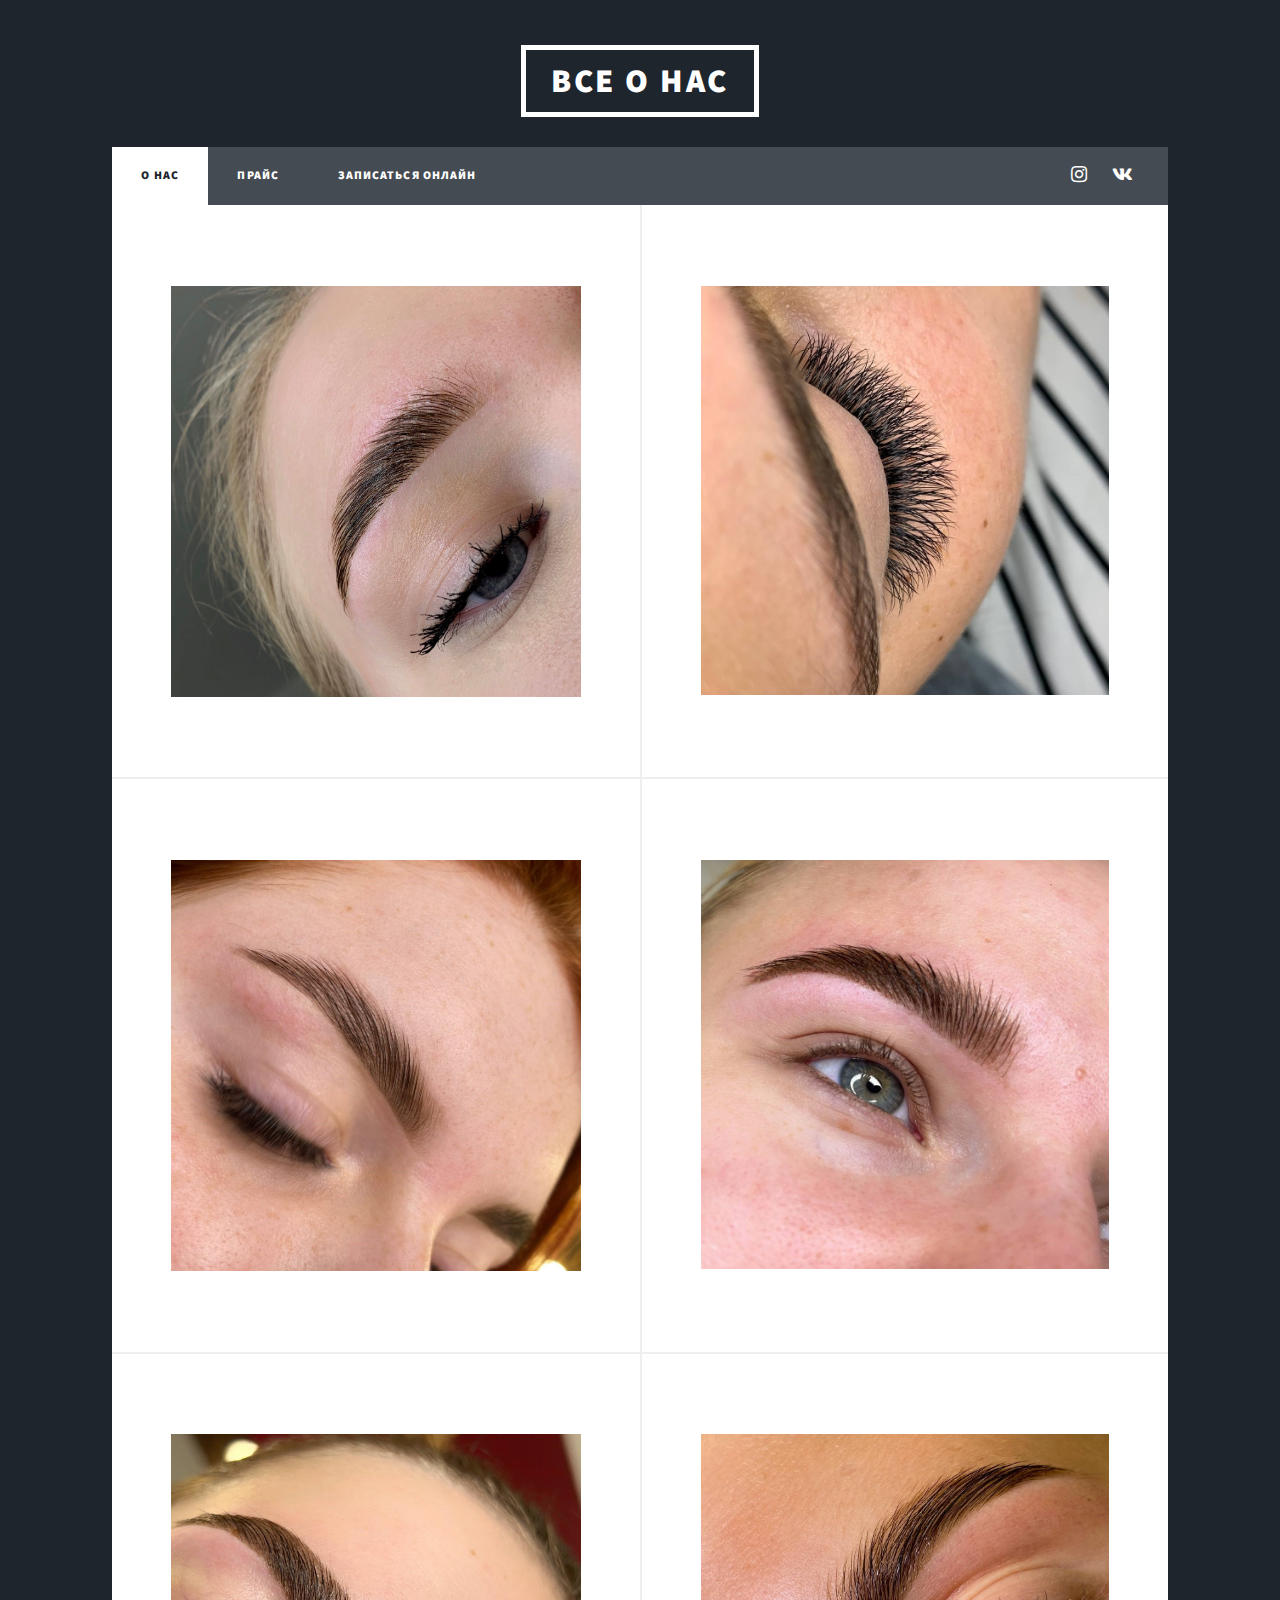
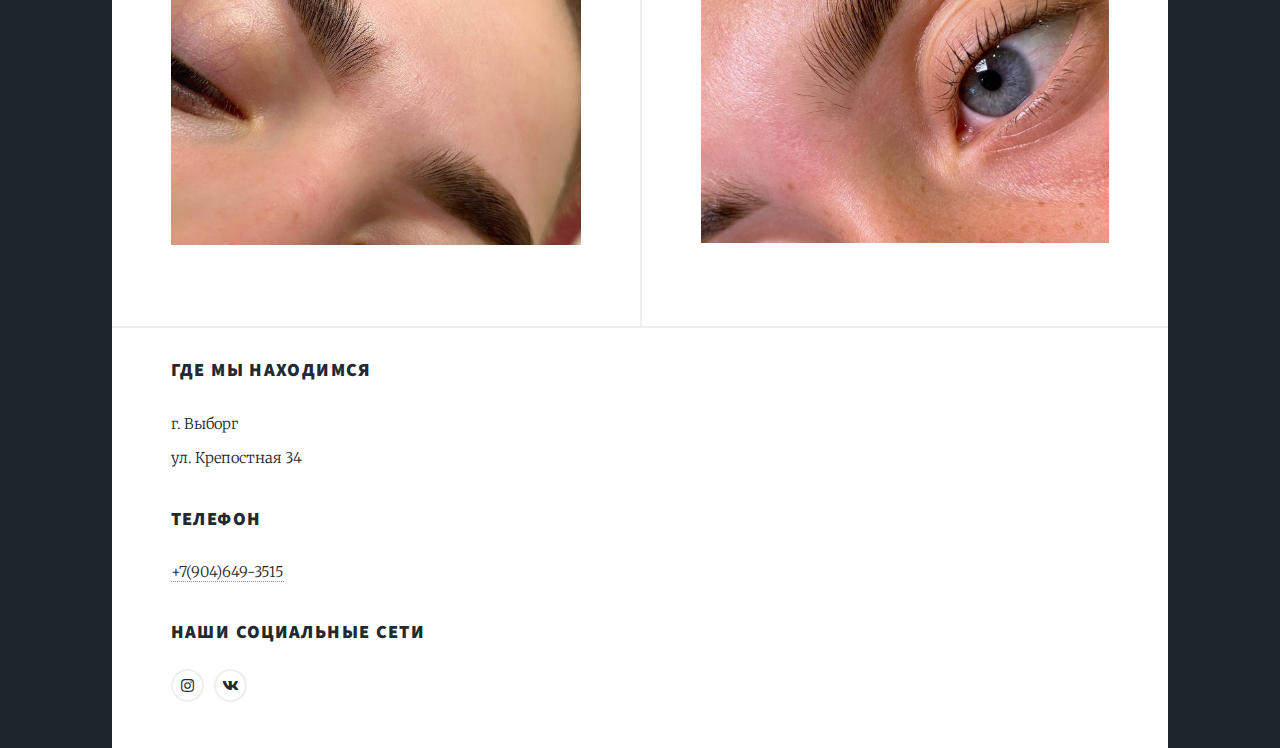
<file: site/borwi.html>
<!DOCTYPE HTML>
<html>
	<head>
		<title>ArtLab</title>
		<meta charset="utf-8" />
		<meta name="viewport" content="width=device-width, initial-scale=1, user-scalable=no" />
		<link rel="stylesheet" href="assets/css/main.css" />
		<noscript><link rel="stylesheet" href="assets/css/noscript.css" /></noscript>
	</head>
	<body class="is-preload">

		<!-- Wrapper -->

				<!-- Header -->
					<header id="header">
						<a href="index.html" class="logo">Все о нас</a>
					</header>
				<!-- Nav -->
					<nav id="nav">
						<ul class="links">
							<li class="active"><a href="index.html">О нас</a></li>
							<li><a href="price.html">Прайс</a></li>
							<li><a href="https://dikidi.net/527721?p=0.pi">Записаться онлайн</a></li>
						</ul>
						<ul class="icons">
							<li><a href="https://instagram.com/artlab_vbg?igshid=YmMyMTA2M2Y=" class="icon brands alt fa-instagram"><span class="label">Instagram</span></a></li>
							<li><a href="https://vk.com/artlab_vbg" class="icon brands alt fa-vk"><span class="label">vk</span></a></li>
						</ul>
					</nav>

				<!-- Main -->
					<div id="main">

						<!-- Posts -->
							<section class="posts">
								<article>
									<header>
									</header>
									<a href="#" class="image fit"><img src="images2/brow (1).jpg" alt="" /></a>
									<ul class="actions special">
									</ul>
								</article>
								<article>
									<header>
										</a></h2>
									</header>
									<a href="#" class="image fit"><img src="images2/brow (2).jpg" alt="" /></a>
									<ul class="actions special">
									</ul>
								</article>
								<article>
									<header>
										</a></h2>
									</header>
									<a href="#" class="image fit"><img src="images2/brow (3).jpg" alt="" /></a>
									<ul class="actions special">
									</ul>
								</article>
								<article>
									<header>
										</a></h2>
									</header>
									<a href="#" class="image fit"><img src="images2/brow (4).jpg" alt="" /></a>
									<ul class="actions special">
									</ul>
								</article>
								<article>
									<header>
										</a></h2>
									</header>
									<a href="#" class="image fit"><img src="images2/brow (5).jpg" alt="" /></a>
									<ul class="actions special">
									</ul>
								</article>
								<article>
									<header>
										</a></h2>
									</header>
									<a href="#" class="image fit"><img src="images2/brow (6).jpg" alt="" /></a>
									<ul class="actions special">
									</ul>
								</article>
							</section>


						<section class="split contact">
							<section class="alt">
								<h3>Где мы находимся</h3>
								<p>г. Выборг<br />
								ул. Крепостная 34</p>
							</section>
							<section>
								<h3>Телефон</h3>
								<p><a href="#">+7(904)649-3515</a></p>
							</section>
							<section>
								<h3>Наши социальные сети</h3>
								<ul class="icons alt">
									<li><a href="https://instagram.com/artlab_vbg?igshid=YmMyMTA2M2Y=" class="icon brands alt fa-instagram"><span class="label">Instagram</span></a></li>
									<li><a href="https://vk.com/artlab_vbg" class="icon brands alt fa-vk"><span class="label">vk</span></a></li>
								</ul>
							</section>
						</section>
					</footer>



			</div>

		<!-- Scripts -->
			<script src="assets/js/jquery.min.js"></script>
			<script src="assets/js/jquery.scrollex.min.js"></script>
			<script src="assets/js/jquery.scrolly.min.js"></script>
			<script src="assets/js/browser.min.js"></script>
			<script src="assets/js/breakpoints.min.js"></script>
			<script src="assets/js/util.js"></script>
			<script src="assets/js/main.js"></script>

	</body>
</html>
</file>
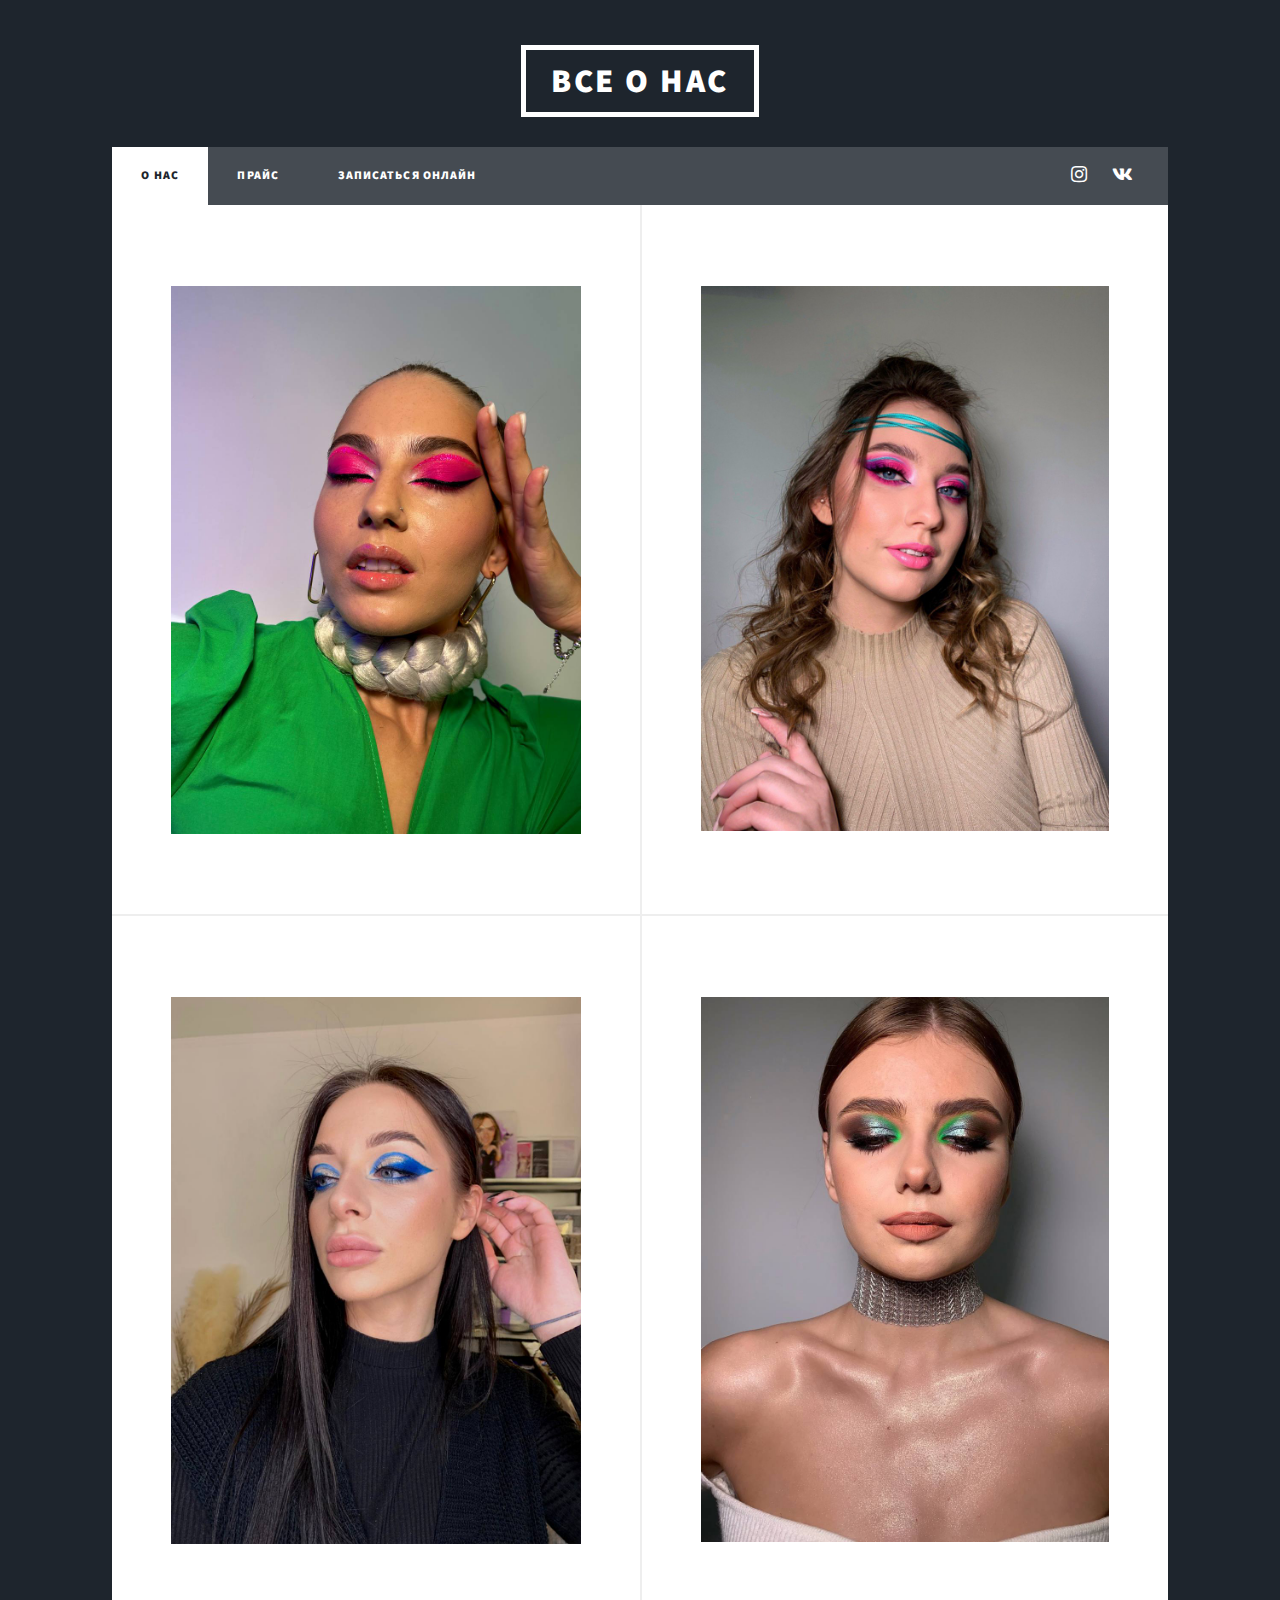
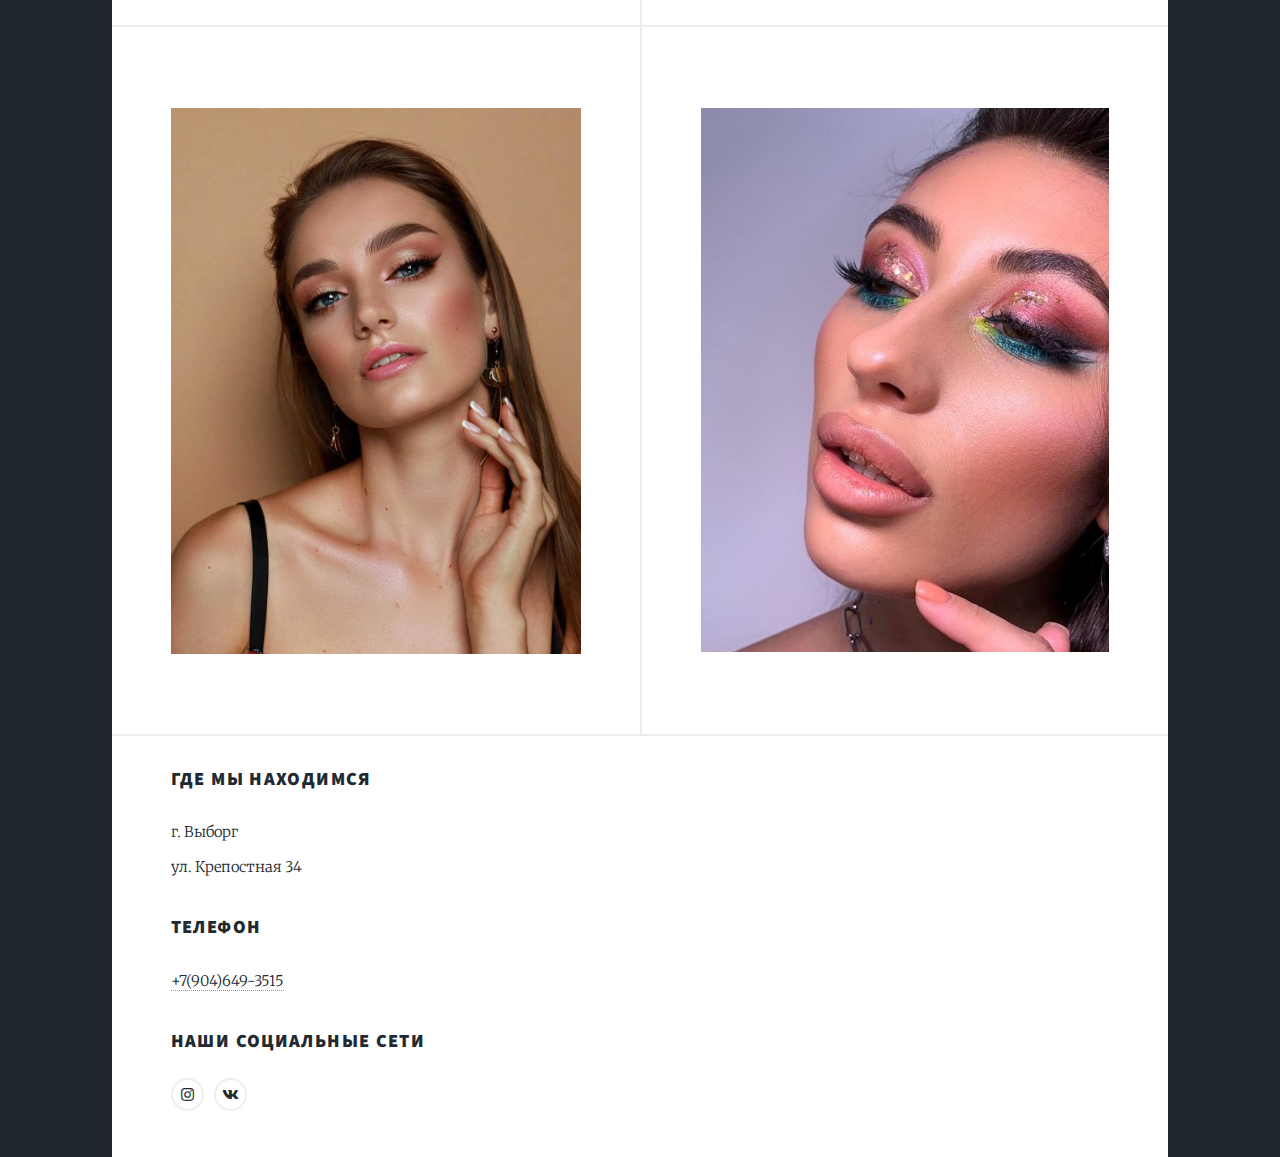
<file: site/makeyaj.html>
<!DOCTYPE HTML>
<html>
	<head>
		<title>ArtLab</title>
		<meta charset="utf-8" />
		<meta name="viewport" content="width=device-width, initial-scale=1, user-scalable=no" />
		<link rel="stylesheet" href="assets/css/main.css" />
		<noscript><link rel="stylesheet" href="assets/css/noscript.css" /></noscript>
	</head>
	<body class="is-preload">

		<!-- Wrapper -->

				<!-- Header -->
					<header id="header">
						<a href="index.html" class="logo">Все о нас</a>
					</header>
				<!-- Nav -->
					<nav id="nav">
						<ul class="links">
							<li class="active"><a href="index.html">О нас</a></li>
							<li><a href="price.html">Прайс</a></li>
							<li><a href="https://dikidi.net/527721?p=0.pi">Записаться онлайн</a></li>
						</ul>
						<ul class="icons">
							<li><a href="https://instagram.com/artlab_vbg?igshid=YmMyMTA2M2Y=" class="icon brands alt fa-instagram"><span class="label">Instagram</span></a></li>
							<li><a href="https://vk.com/artlab_vbg" class="icon brands alt fa-vk"><span class="label">vk</span></a></li>
						</ul>
					</nav>

				<!-- Main -->
					<div id="main">
				

						<!-- Posts -->
							<section class="posts">
								<article>
									<header>
									</header>
									<a href="#" class="image fit"><img src="images2/make (1).jpg" alt="" /></a>
									<ul class="actions special">
									</ul>
								</article>
								<article>
									<header>
										</a></h2>
									</header>
									<a href="#" class="image fit"><img src="images2/make (2).jpg" alt="" /></a>
									<ul class="actions special">
									</ul>
								</article>
								<article>
									<header>
									</header>
									<a href="#" class="image fit"><img src="images2/make (3).jpg" alt="" /></a>
									<ul class="actions special">
									</ul>
								</article>
								<article>
									<header>
									</header>
									<a href="#" class="image fit"><img src="images2/make (4).jpg" alt="" /></a>
									<ul class="actions special">
									</ul>
								</article>
								<article>
									<header>
									</header>
									<a href="#" class="image fit"><img src="images2/make (5).jpg" alt="" /></a>
									<ul class="actions special">
									</ul>
								</article>
								<article>
									<header>
									</header>
									<a href="#" class="image fit"><img src="images2/make (6).jpg" alt="" /></a>
									<ul class="actions special">
									</ul>
								</article>
							</section>


						<section class="split contact">
							<section class="alt">
								<h3>Где мы находимся</h3>
								<p>г. Выборг<br />
								ул. Крепостная 34</p>
							</section>
							<section>
								<h3>Телефон</h3>
								<p><a href="#">+7(904)649-3515</a></p>
							</section>
							<section>
								<h3>Наши социальные сети</h3>
								<ul class="icons alt">
									<!-- <li><a href="#" class="icon brands alt fa-twitter"><span class="label">Twitter</span></a></li>
									<li><a href="#" class="icon brands alt fa-facebook-f"><span class="label">Facebook</span></a></li> -->
									<li><a href="https://instagram.com/artlab_vbg?igshid=YmMyMTA2M2Y=" class="icon brands alt fa-instagram"><span class="label">Instagram</span></a></li>
									<li><a href="https://vk.com/artlab_vbg" class="icon brands alt fa-vk"><span class="label">vk</span></a></li>
								</ul>
							</section>
						</section>
					</footer>


			</div>

		<!-- Scripts -->
			<script src="assets/js/jquery.min.js"></script>
			<script src="assets/js/jquery.scrollex.min.js"></script>
			<script src="assets/js/jquery.scrolly.min.js"></script>
			<script src="assets/js/browser.min.js"></script>
			<script src="assets/js/breakpoints.min.js"></script>
			<script src="assets/js/util.js"></script>
			<script src="assets/js/main.js"></script>

	</body>
</html>
</file>
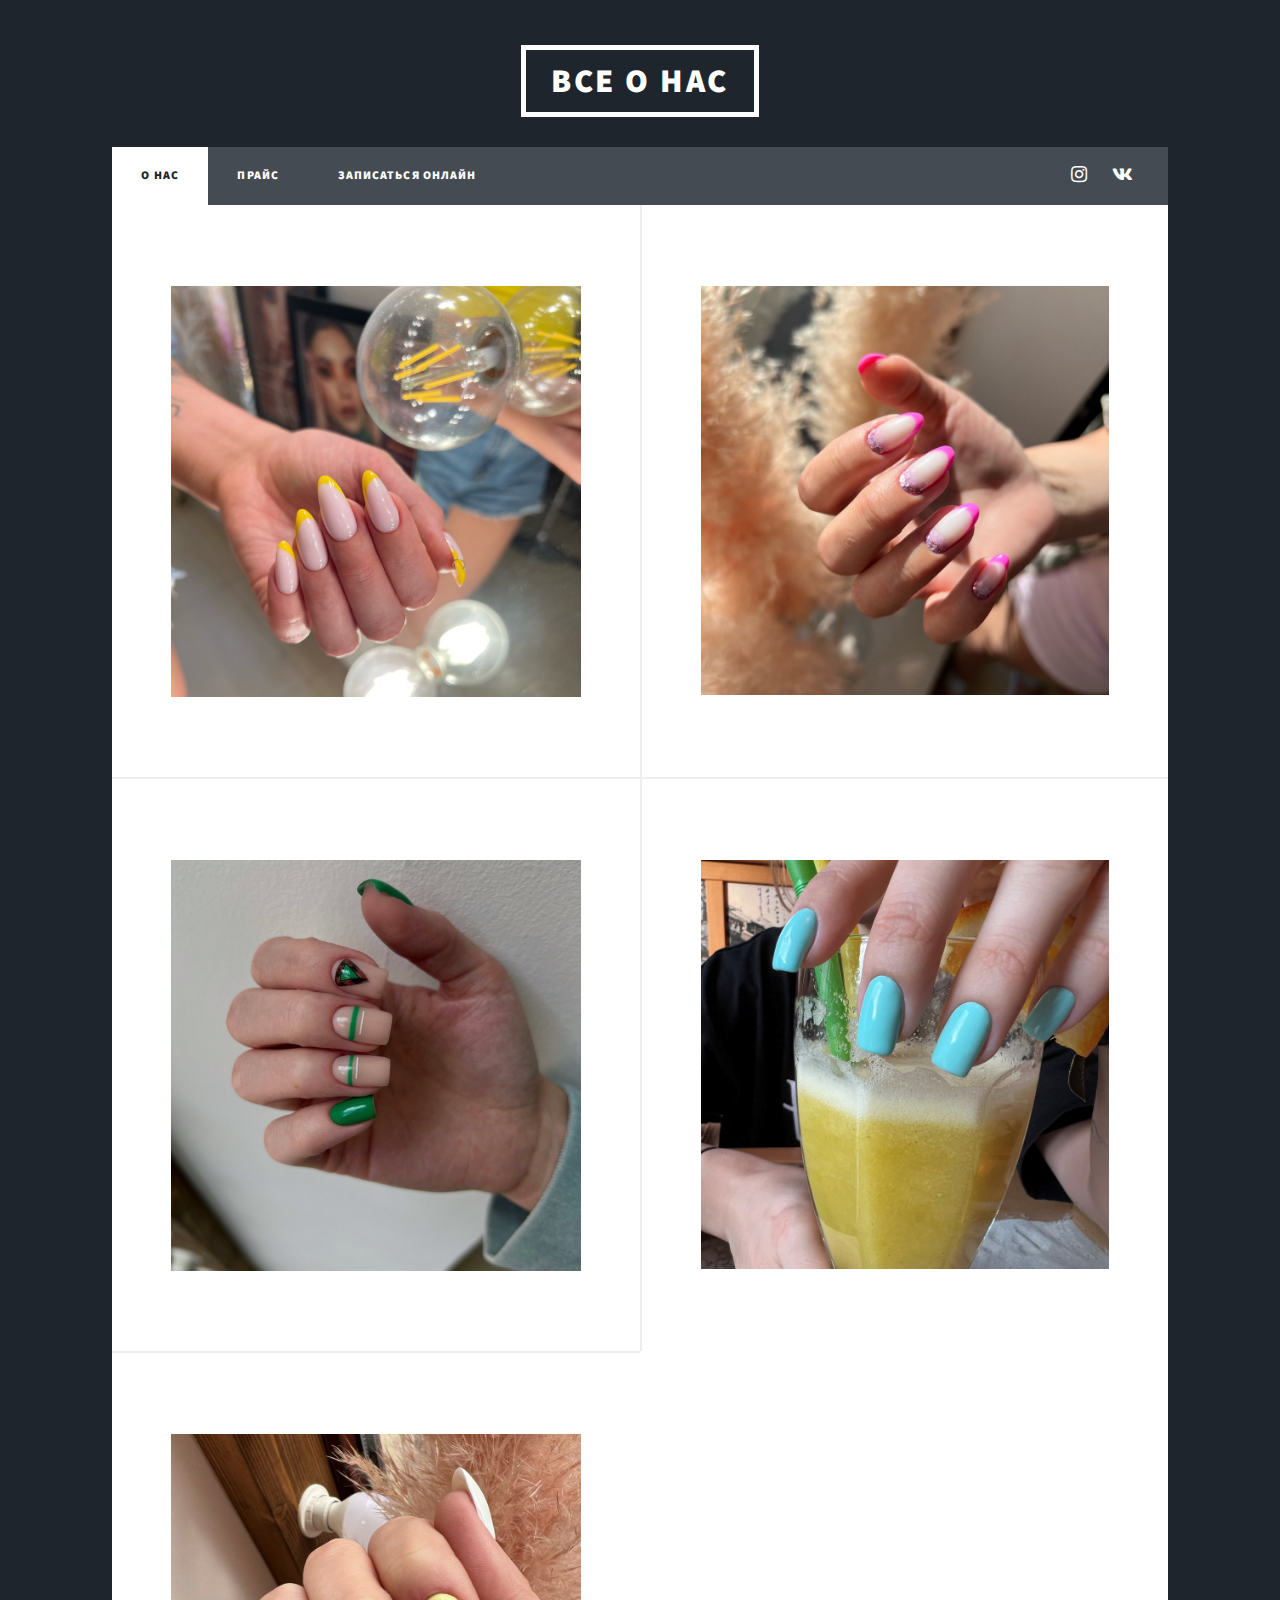
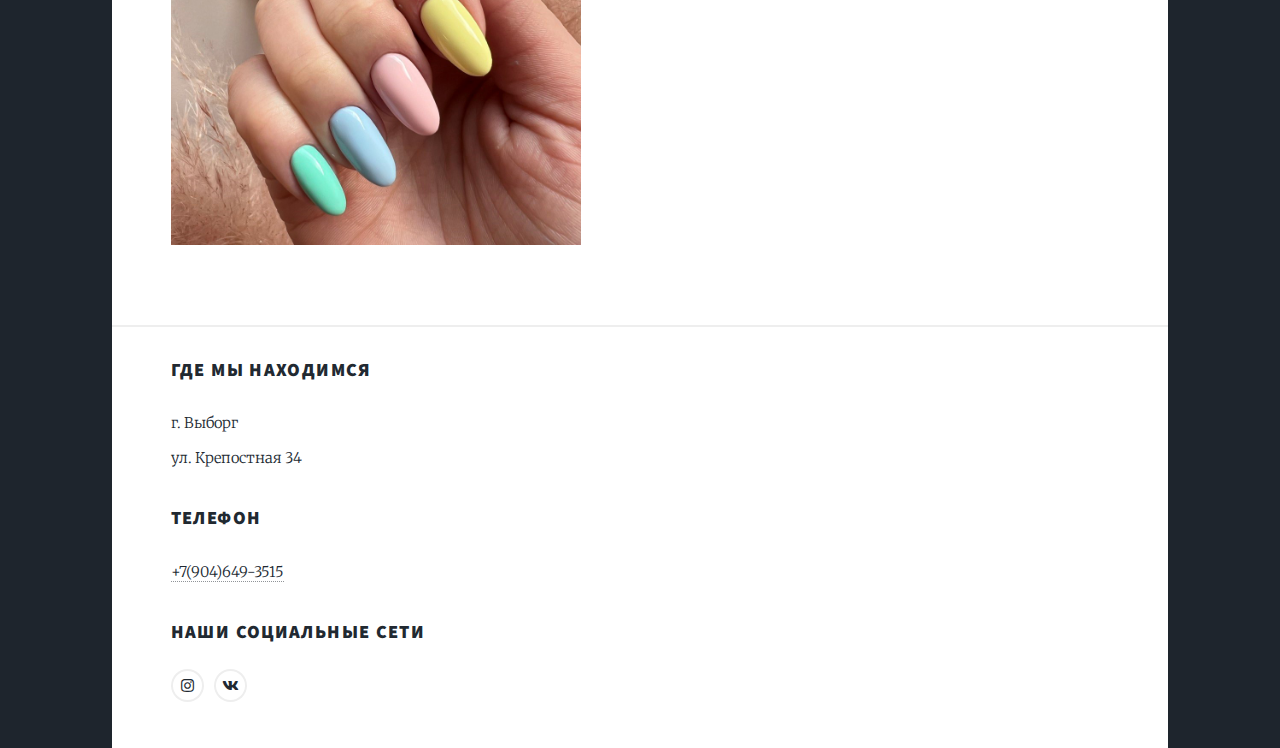
<file: site/nogti.html>
<!DOCTYPE HTML>
<html>
	<head>
		<title>ArtLab</title>
		<meta charset="utf-8" />
		<meta name="viewport" content="width=device-width, initial-scale=1, user-scalable=no" />
		<link rel="stylesheet" href="assets/css/main.css" />
		<noscript><link rel="stylesheet" href="assets/css/noscript.css" /></noscript>
	</head>
	<body class="is-preload">

		<!-- Wrapper -->

				<!-- Header -->
					<header id="header">
						<a href="index.html" class="logo">Все о нас</a>
					</header>
				<!-- Nav -->
					<nav id="nav">
						<ul class="links">
							<li class="active"><a href="index.html">О нас</a></li>
							<li><a href="price.html">Прайс</a></li>
							<li><a href="https://dikidi.net/527721?p=0.pi">Записаться онлайн</a></li>
						</ul>
						<ul class="icons">
							<li><a href="https://instagram.com/artlab_vbg?igshid=YmMyMTA2M2Y=" class="icon brands alt fa-instagram"><span class="label">Instagram</span></a></li>
							<li><a href="https://vk.com/artlab_vbg" class="icon brands alt fa-vk"><span class="label">vk</span></a></li>
						</ul>
					</nav>

				<!-- Main -->
					<div id="main">


						<!-- Posts -->
							<section class="posts">
								<article>
									<header>
									</header>
									<a href="#" class="image fit"><img src="images2/nogti (2).jpg" alt="" /></a>
									<ul class="actions special">
									</ul>
								</article>
								<article>
									<header>
										</a></h2>
									</header>
									<a href="#" class="image fit"><img src="images2/nogti (3).jpg" alt="" /></a>
									<ul class="actions special">
									</ul>
								</article>
								<article>
									<header>
										</a></h2>
									</header>
									<a href="#" class="image fit"><img src="images2/nogti (4).jpg" alt="" /></a>
									<ul class="actions special">
									</ul>
								</article>
								<article>
									<header>
										</a></h2>
									</header>
									<a href="#" class="image fit"><img src="images2/nogti (5).jpg" alt="" /></a>
									<ul class="actions special">
									</ul>
								</article>
								<article>
									<header>
										</a></h2>
									</header>
									<a href="#" class="image fit"><img src="images2/nogti (6).jpg" alt="" /></a>
									<ul class="actions special">
									</ul>
								</article>
							</section>


						<section class="split contact">
							<section class="alt">
								<h3>Где мы находимся</h3>
								<p>г. Выборг<br />
								ул. Крепостная 34</p>
							</section>
							<section>
								<h3>Телефон</h3>
								<p><a href="#">+7(904)649-3515</a></p>
							</section>
							<section>
								<h3>Наши социальные сети</h3>
								<ul class="icons alt">
									<li><a href="https://instagram.com/artlab_vbg?igshid=YmMyMTA2M2Y=" class="icon brands alt fa-instagram"><span class="label">Instagram</span></a></li>
									<li><a href="https://vk.com/artlab_vbg" class="icon brands alt fa-vk"><span class="label">vk</span></a></li>
								</ul>
							</section>
						</section>
					</footer>

			</div>

		<!-- Scripts -->
			<script src="assets/js/jquery.min.js"></script>
			<script src="assets/js/jquery.scrollex.min.js"></script>
			<script src="assets/js/jquery.scrolly.min.js"></script>
			<script src="assets/js/browser.min.js"></script>
			<script src="assets/js/breakpoints.min.js"></script>
			<script src="assets/js/util.js"></script>
			<script src="assets/js/main.js"></script>

	</body>
</html>
</file>
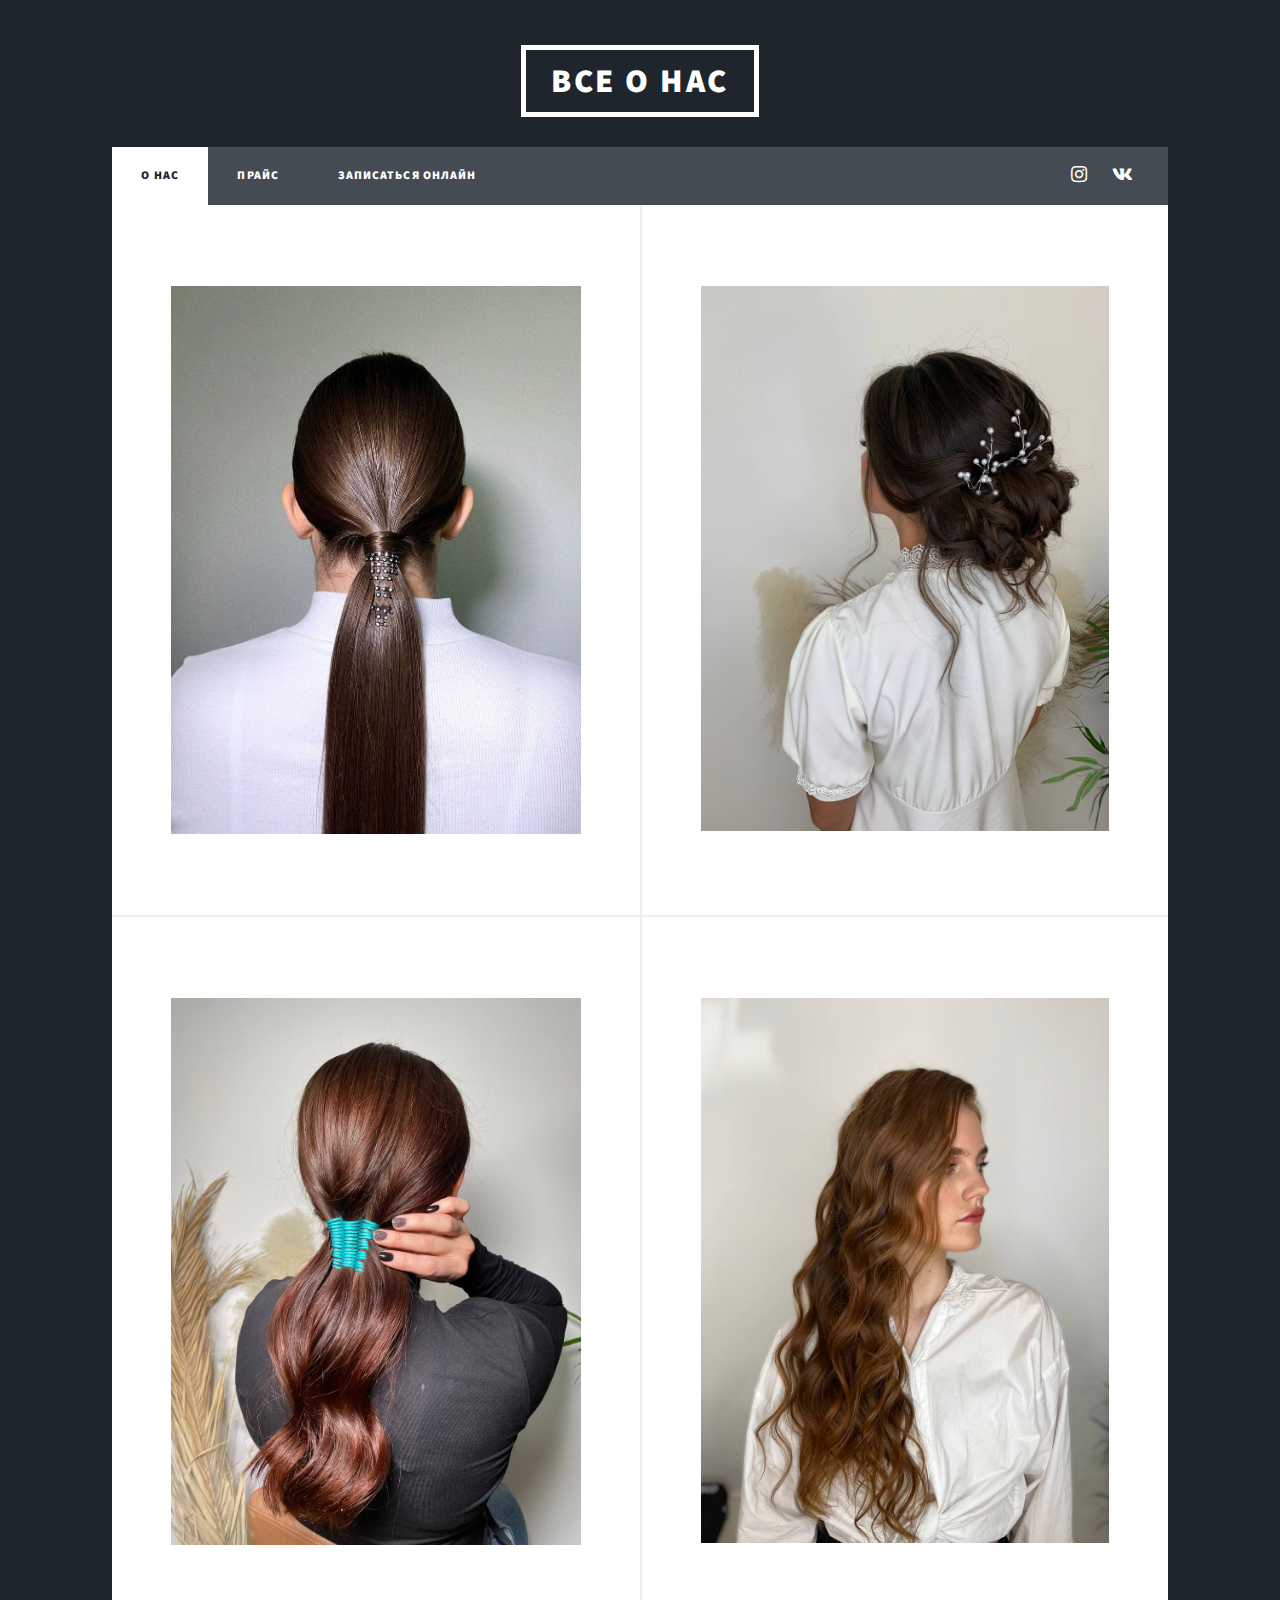
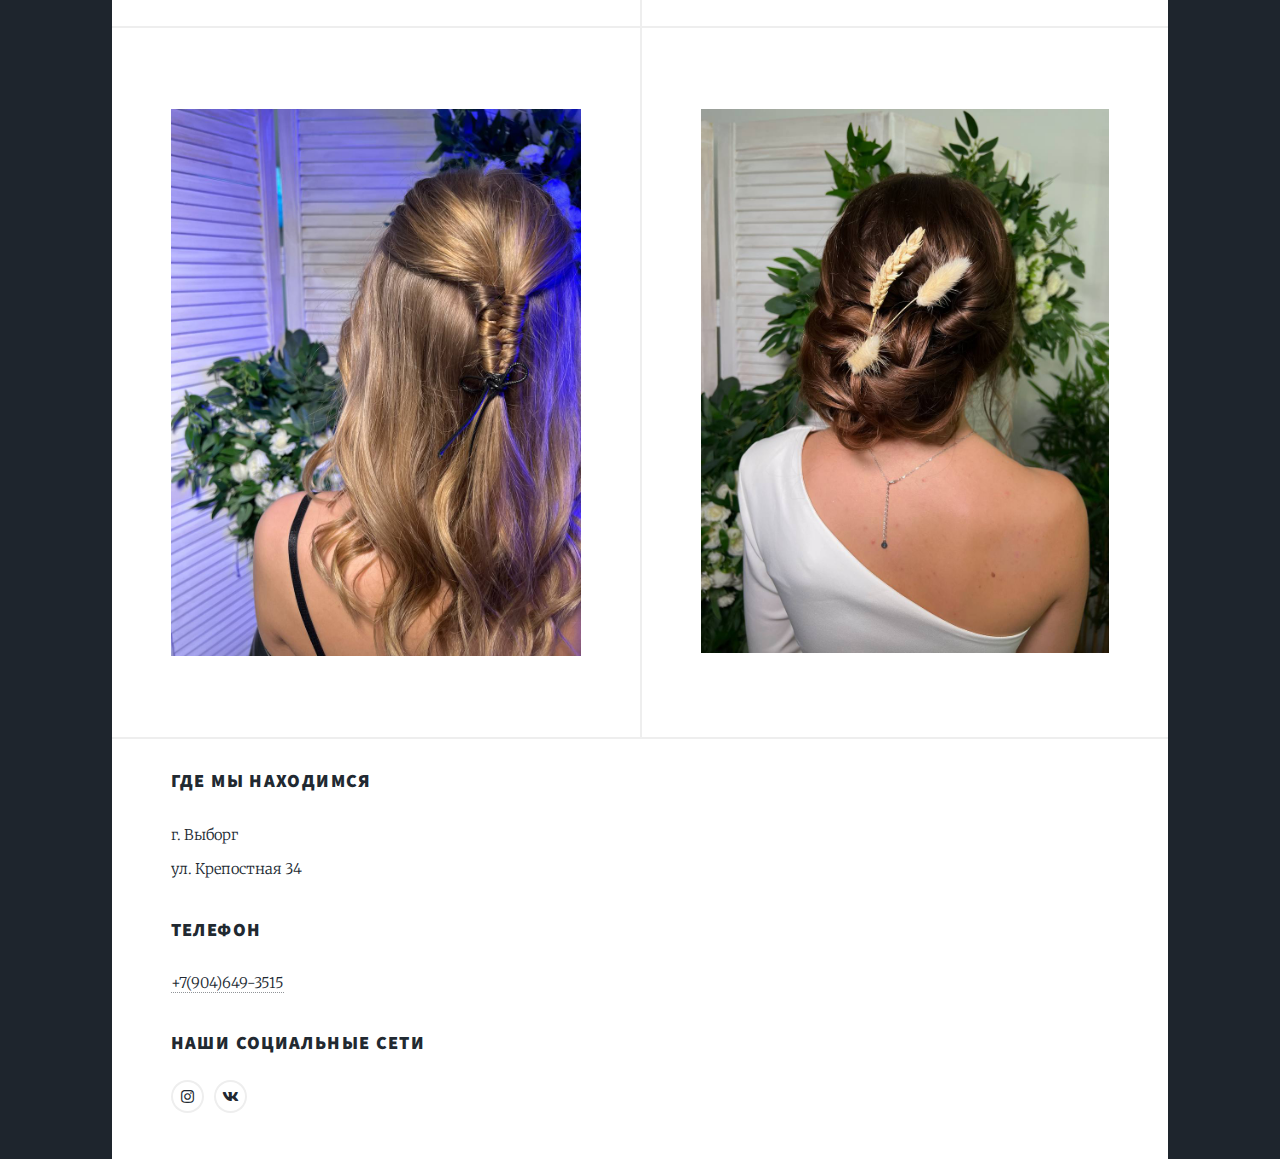
<file: site/priches.html>
<!DOCTYPE HTML>
<html>
	<head>
		<title>ArtLab</title>
		<meta charset="utf-8" />
		<meta name="viewport" content="width=device-width, initial-scale=1, user-scalable=no" />
		<link rel="stylesheet" href="assets/css/main.css" />
		<noscript><link rel="stylesheet" href="assets/css/noscript.css" /></noscript>
	</head>
	<body class="is-preload">

		<!-- Wrapper -->

				<!-- Header -->
					<header id="header">
						<a href="index.html" class="logo">Все о нас</a>
					</header>
				<!-- Nav -->
					<nav id="nav">
						<ul class="links">
							<li class="active"><a href="index.html">О нас</a></li>
							<li><a href="price.html">Прайс</a></li>
							<li><a href="https://dikidi.net/527721?p=0.pi">Записаться онлайн</a></li>
						</ul>
						<ul class="icons">
							<li><a href="https://instagram.com/artlab_vbg?igshid=YmMyMTA2M2Y=" class="icon brands alt fa-instagram"><span class="label">Instagram</span></a></li>
							<li><a href="https://vk.com/artlab_vbg" class="icon brands alt fa-vk"><span class="label">vk</span></a></li>
						</ul>
					</nav>

				<!-- Main -->
					<div id="main">


						<!-- Posts -->
							<section class="posts">
								<article>
									<header>
									</header>
									<a href="#" class="image fit"><img src="images2/prich (1).jpg" alt="" /></a>
									<ul class="actions special">
									</ul>
								</article>
								<article>
									<header>
										</a></h2>
									</header>
									<a href="#" class="image fit"><img src="images2/prich (2).jpg" alt="" /></a>
									<ul class="actions special">
									</ul>
								</article>
								<article>
									<header>
										</a></h2>
									</header>
									<a href="#" class="image fit"><img src="images2/prich (3).jpg" alt="" /></a>
									<ul class="actions special">
									</ul>
								</article>
								<article>
									<header>
										</a></h2>
									</header>
									<a href="#" class="image fit"><img src="images2/prich (4).jpg" alt="" /></a>
									<ul class="actions special">
									</ul>
								</article>
								<article>
									<header>
										</a></h2>
									</header>
									<a href="#" class="image fit"><img src="images2/prich (5).jpg" alt="" /></a>
									<ul class="actions special">
									</ul>
								</article>
								<article>
									<header>
										</a></h2>
									</header>
									<a href="#" class="image fit"><img src="images2/prich (6).jpg" alt="" /></a>
									<ul class="actions special">
									</ul>
								</article>
							</section>


						<section class="split contact">
							<section class="alt">
								<h3>Где мы находимся</h3>
								<p>г. Выборг<br />
								ул. Крепостная 34</p>
							</section>
							<section>
								<h3>Телефон</h3>
								<p><a href="#">+7(904)649-3515</a></p>
							</section>
							<section>
							</section>
							<section>
								<h3>Наши социальные сети</h3>
								<ul class="icons alt">
									<!-- <li><a href="#" class="icon brands alt fa-twitter"><span class="label">Twitter</span></a></li>
									<li><a href="#" class="icon brands alt fa-facebook-f"><span class="label">Facebook</span></a></li> -->
									<li><a href="https://instagram.com/artlab_vbg?igshid=YmMyMTA2M2Y=" class="icon brands alt fa-instagram"><span class="label">Instagram</span></a></li>
									<li><a href="https://vk.com/artlab_vbg" class="icon brands alt fa-vk"><span class="label">vk</span></a></li>
								</ul>
							</section>
						</section>
					</footer>


			</div>

		<!-- Scripts -->
			<script src="assets/js/jquery.min.js"></script>
			<script src="assets/js/jquery.scrollex.min.js"></script>
			<script src="assets/js/jquery.scrolly.min.js"></script>
			<script src="assets/js/browser.min.js"></script>
			<script src="assets/js/breakpoints.min.js"></script>
			<script src="assets/js/util.js"></script>
			<script src="assets/js/main.js"></script>

	</body>
</html>
</file>
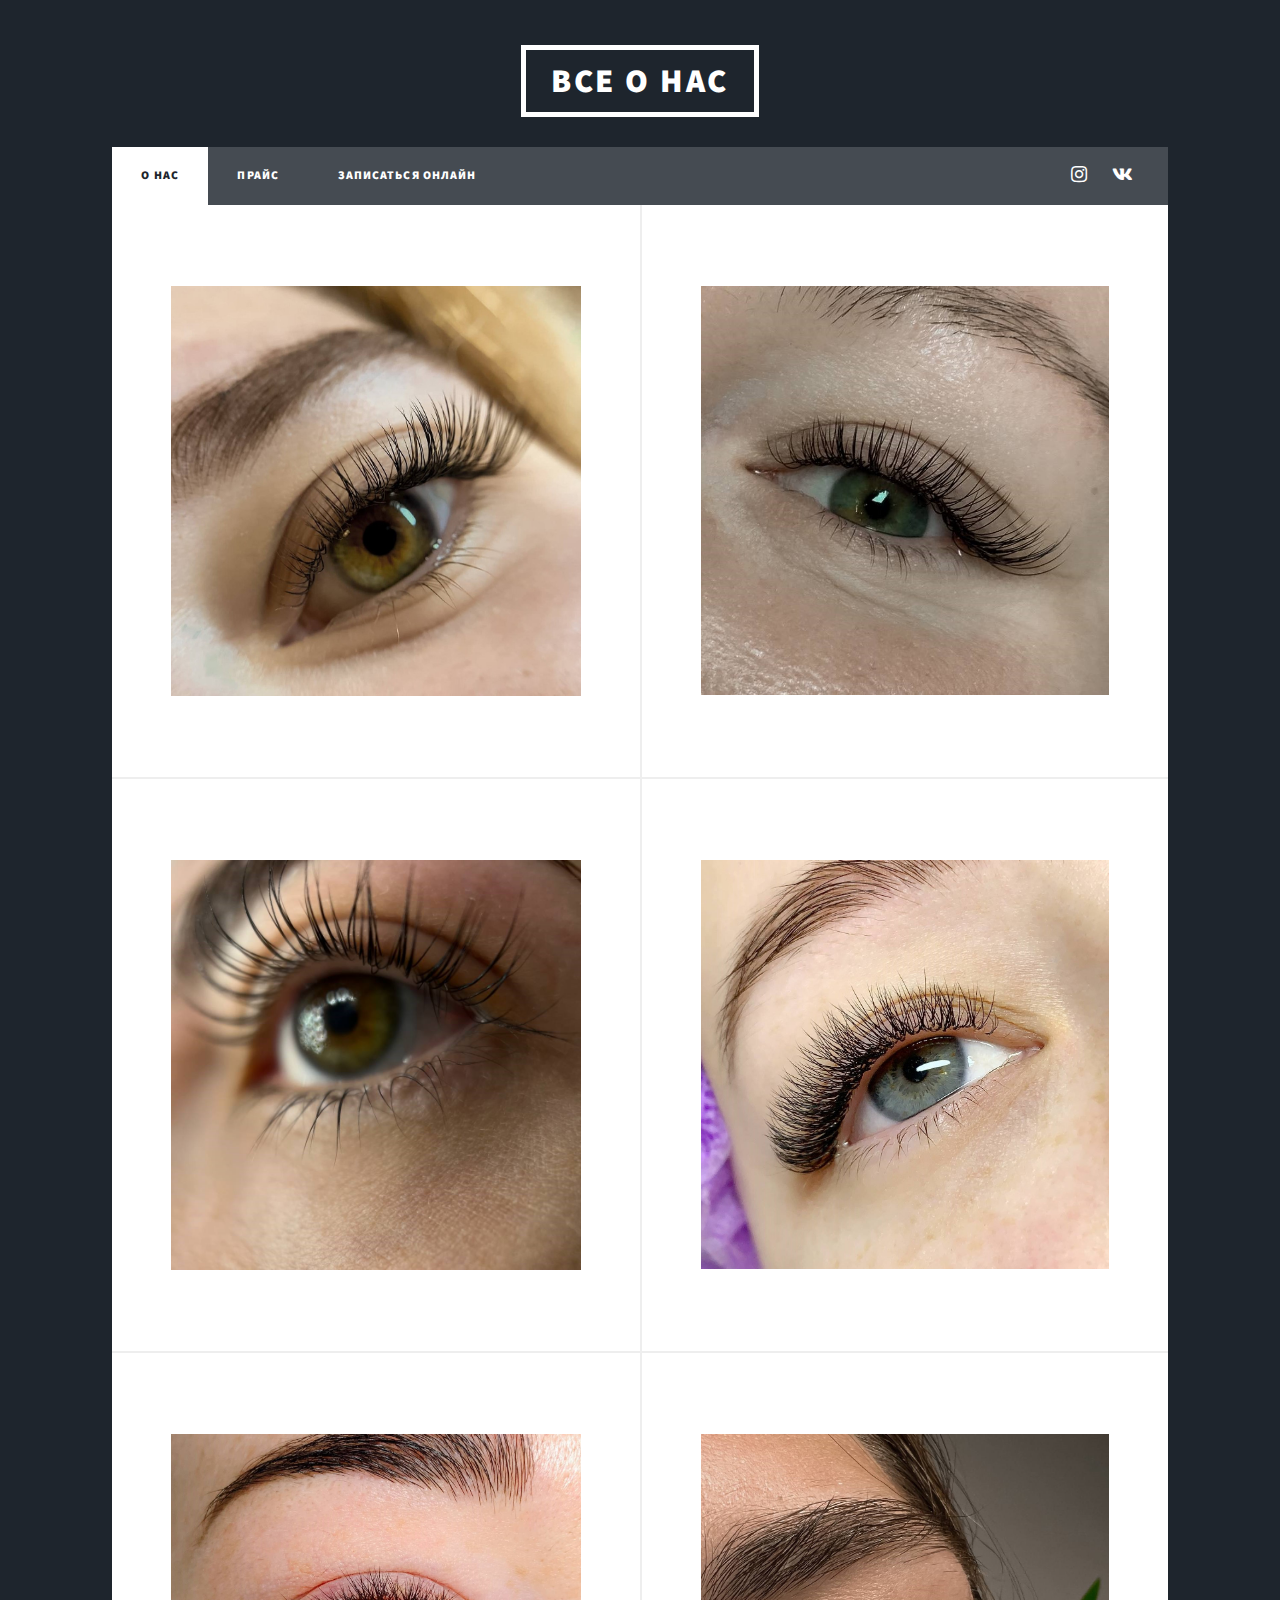
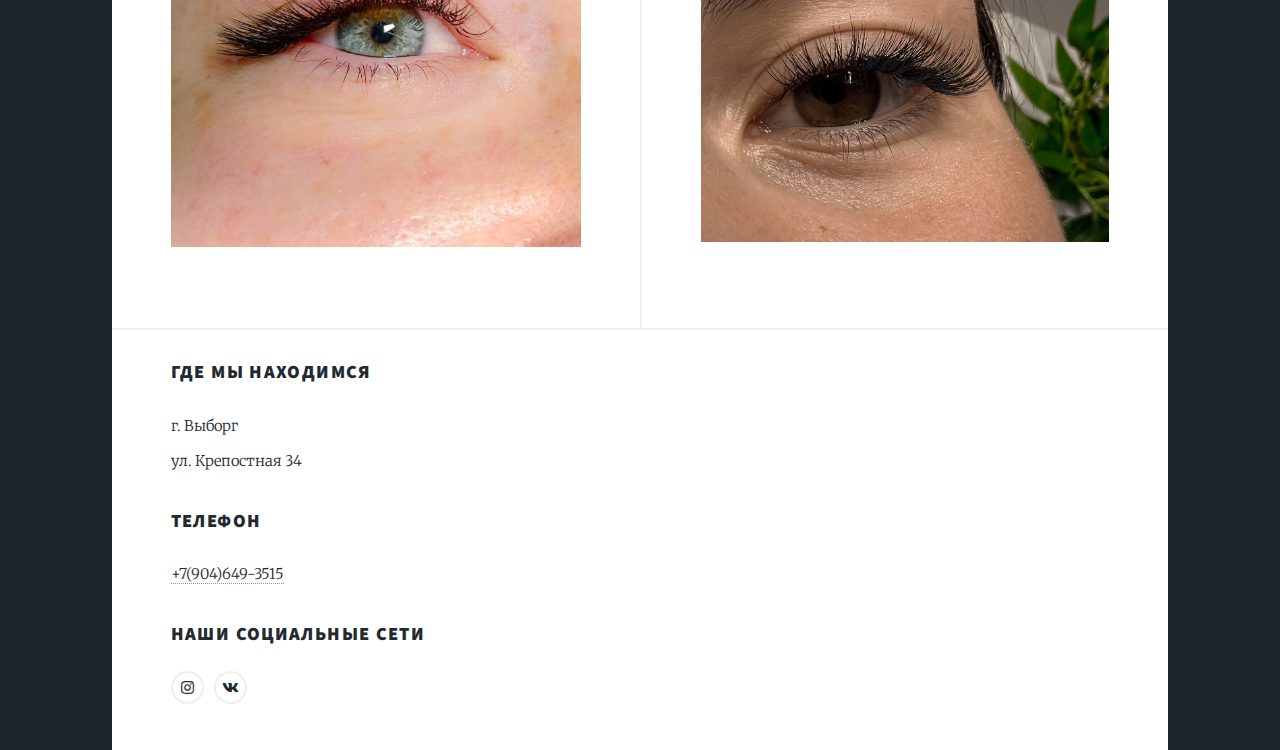
<file: site/resni.html>
<!DOCTYPE HTML>
<html>
	<head>
		<title>ArtLab</title>
		<meta charset="utf-8" />
		<meta name="viewport" content="width=device-width, initial-scale=1, user-scalable=no" />
		<link rel="stylesheet" href="assets/css/main.css" />
		<noscript><link rel="stylesheet" href="assets/css/noscript.css" /></noscript>
	</head>
	<body class="is-preload">

		<!-- Wrapper -->

				<!-- Header -->
					<header id="header">
						<a href="index.html" class="logo">Все о нас</a>
					</header>
				<!-- Nav -->
					<nav id="nav">
						<ul class="links">
							<li class="active"><a href="index.html">О нас</a></li>
							<li><a href="price.html">Прайс</a></li>
							<li><a href="https://dikidi.net/527721?p=0.pi">Записаться онлайн</a></li>
						</ul>
						<ul class="icons">
							<li><a href="https://instagram.com/artlab_vbg?igshid=YmMyMTA2M2Y=" class="icon brands alt fa-instagram"><span class="label">Instagram</span></a></li>
							<li><a href="https://vk.com/artlab_vbg" class="icon brands alt fa-vk"><span class="label">vk</span></a></li>
						</ul>
					</nav>

				<!-- Main -->
					<div id="main">

						<!-- Posts -->
							<section class="posts">
								<article>
									<header>
									</header>
									<a href="#" class="image fit"><img src="images2/res (1).jpg" alt="" /></a>
									<ul class="actions special">
									</ul>
								</article>
								<article>
									<header>
										</a></h2>
									</header>
									<a href="#" class="image fit"><img src="images2/res (2).jpg" alt="" /></a>
									<ul class="actions special">
									</ul>
								</article>
								<article>
									<header>
									</header>
									<a href="#" class="image fit"><img src="images2/res (3).jpg" alt="" /></a>
									<ul class="actions special">
									</ul>
								</article>
								<article>
									<header>
										</a></h2>
									</header>
									<a href="#" class="image fit"><img src="images2/res (4).jpg" alt="" /></a>
									<ul class="actions special">
									</ul>
								</article>
								<article>
									<header>
									</header>
									<a href="#" class="image fit"><img src="images2/res (5).jpg" alt="" /></a>
									<ul class="actions special">
									</ul>
								</article>
								<article>
									<header>
									</header>
									<a href="#" class="image fit"><img src="images2/res (6).jpg" alt="" /></a>
									<ul class="actions special">
									</ul>
								</article>
							</section>


						<section class="split contact">
							<section class="alt">
								<h3>Где мы находимся</h3>
								<p>г. Выборг<br />
								ул. Крепостная 34</p>
							</section>
							<section>
								<h3>Телефон</h3>
								<p><a href="#">+7(904)649-3515</a></p>
							</section>
							<section>
								<h3>Наши социальные сети</h3>
								<ul class="icons alt">
									<!-- <li><a href="#" class="icon brands alt fa-twitter"><span class="label">Twitter</span></a></li>
									<li><a href="#" class="icon brands alt fa-facebook-f"><span class="label">Facebook</span></a></li> -->
									<li><a href="https://instagram.com/artlab_vbg?igshid=YmMyMTA2M2Y=" class="icon brands alt fa-instagram"><span class="label">Instagram</span></a></li>
									<li><a href="https://vk.com/artlab_vbg" class="icon brands alt fa-vk"><span class="label">vk</span></a></li>
								</ul>
							</section>
						</section>
					</footer>

			</div>

		<!-- Scripts -->
			<script src="assets/js/jquery.min.js"></script>
			<script src="assets/js/jquery.scrollex.min.js"></script>
			<script src="assets/js/jquery.scrolly.min.js"></script>
			<script src="assets/js/browser.min.js"></script>
			<script src="assets/js/breakpoints.min.js"></script>
			<script src="assets/js/util.js"></script>
			<script src="assets/js/main.js"></script>

	</body>
</html>
</file>
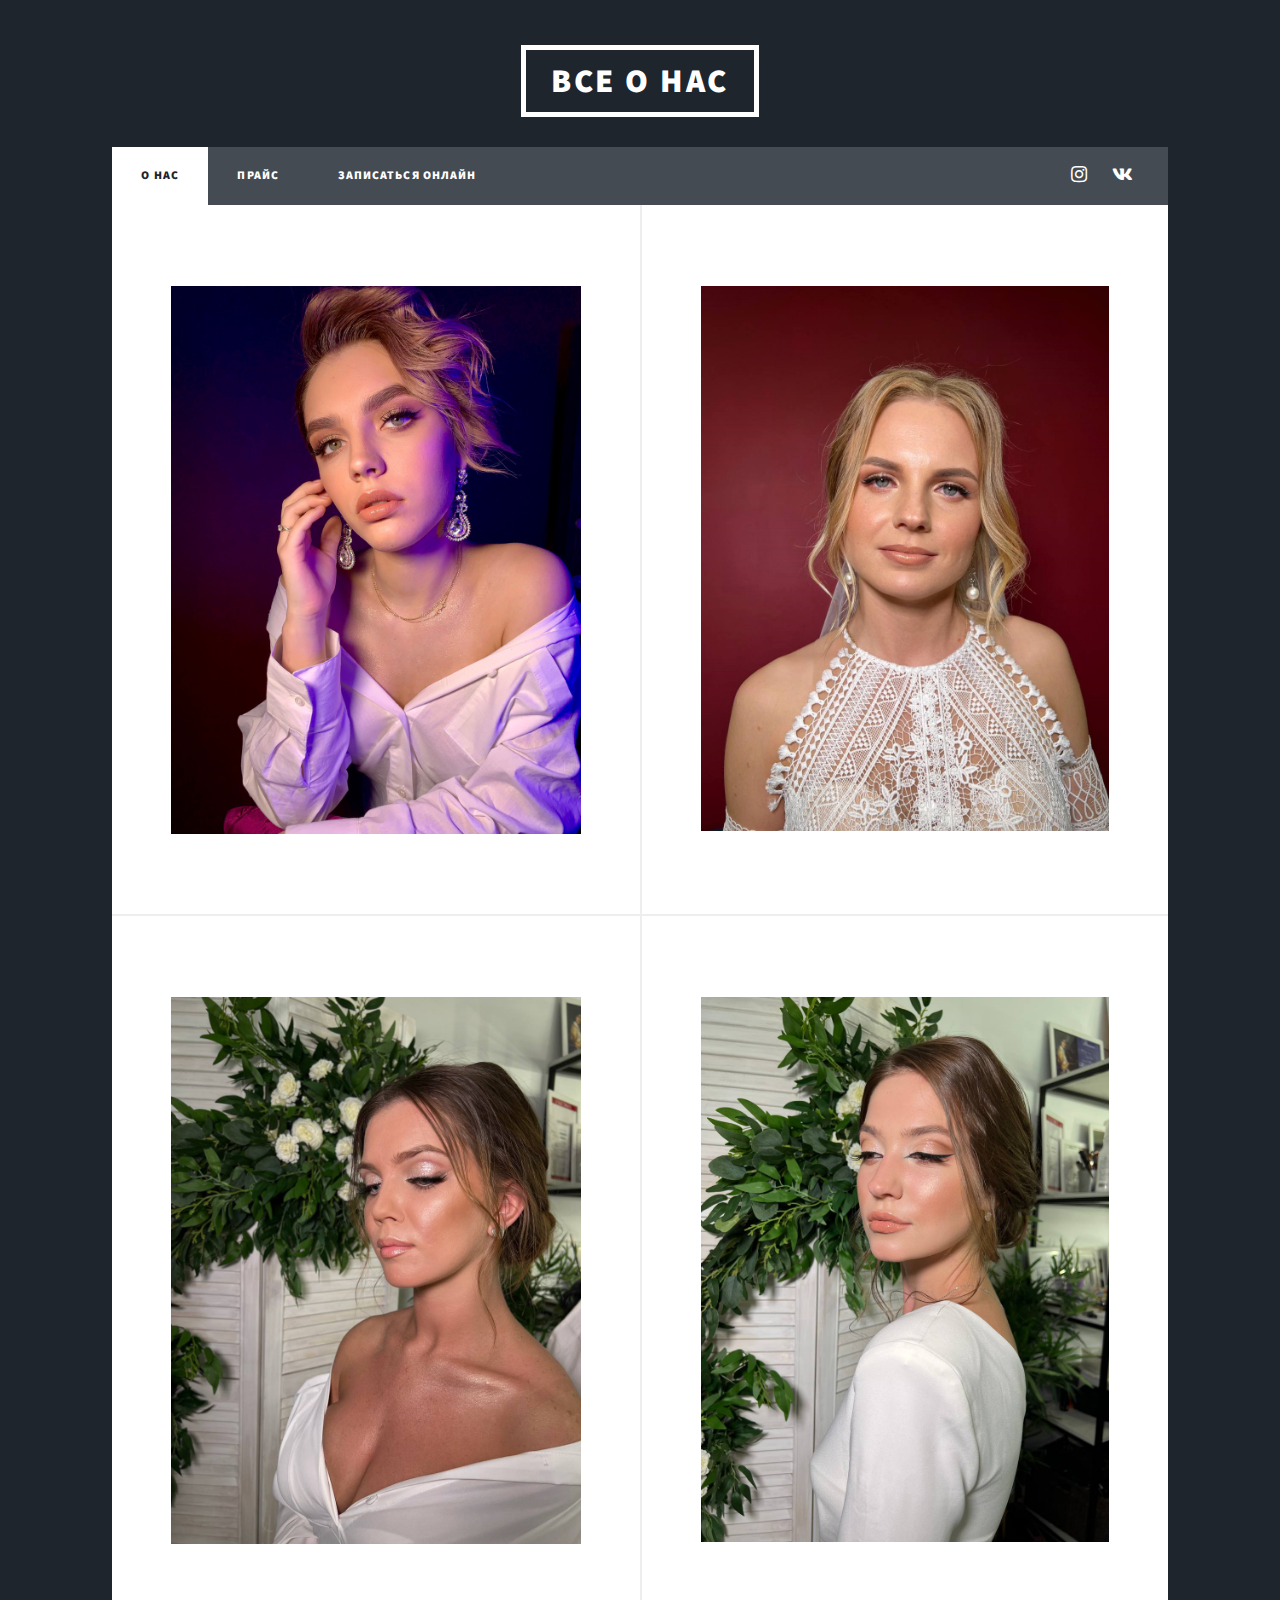
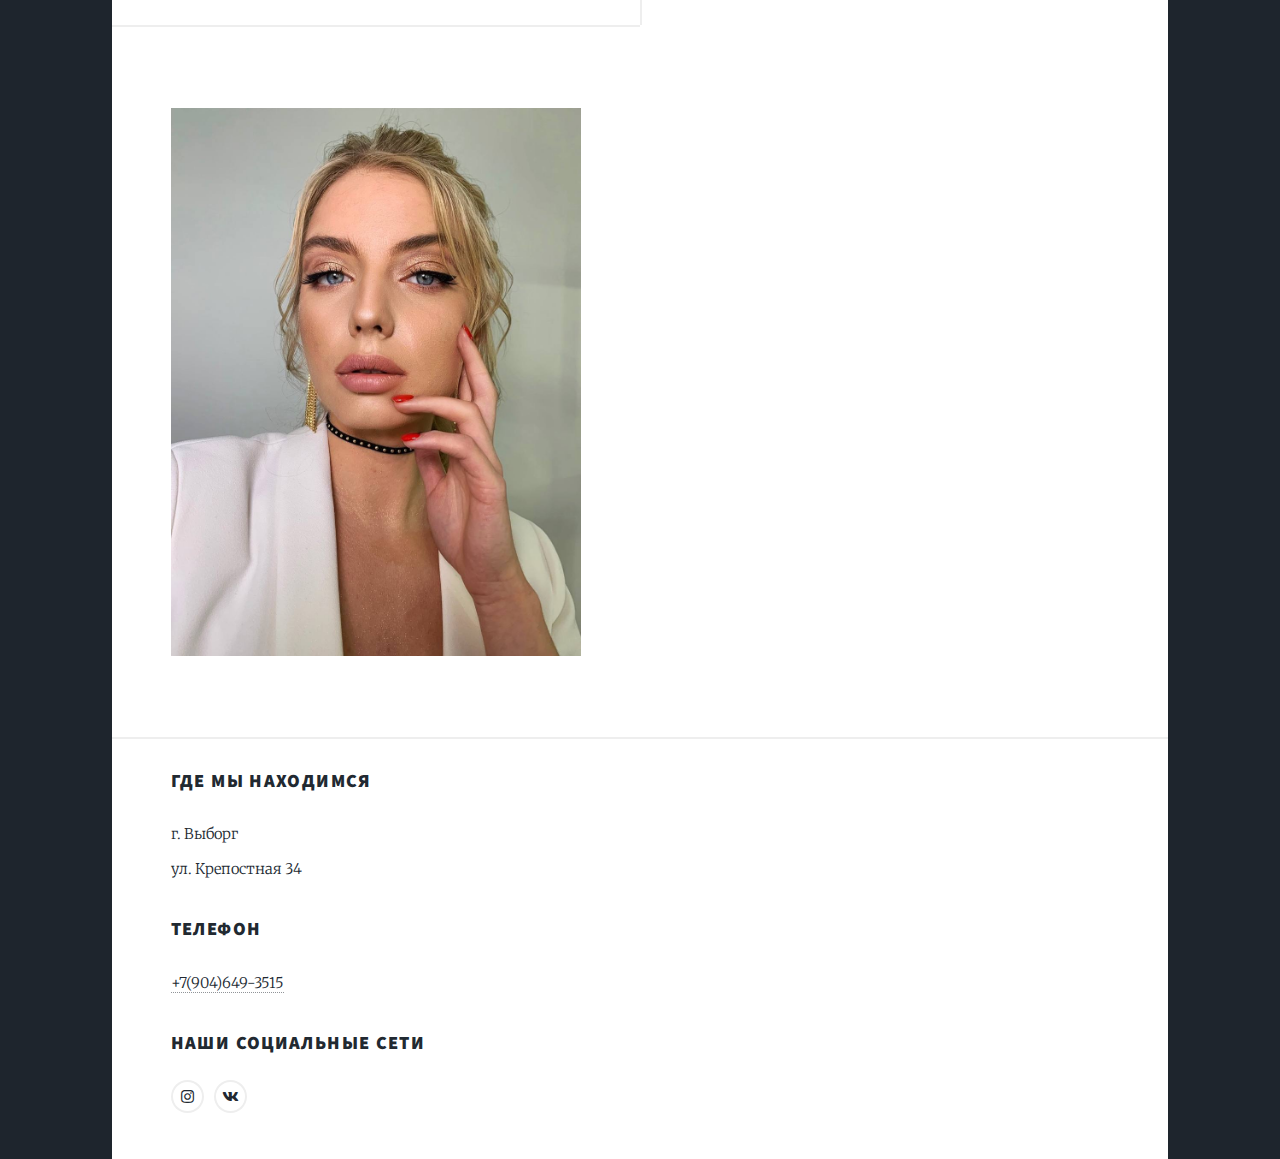
<file: site/svadebn.html>
<!DOCTYPE HTML>
<html>
	<head>
		<title>ArtLab</title>
		<meta charset="utf-8" />
		<meta name="viewport" content="width=device-width, initial-scale=1, user-scalable=no" />
		<link rel="stylesheet" href="assets/css/main.css" />
		<noscript><link rel="stylesheet" href="assets/css/noscript.css" /></noscript>
	</head>
	<body class="is-preload">

		<!-- Wrapper -->

				<!-- Header -->
					<header id="header">
						<a href="index.html" class="logo">Все о нас</a>
					</header>
				<!-- Nav -->
					<nav id="nav">
						<ul class="links">
							<li class="active"><a href="index.html">О нас</a></li>
							<li><a href="price.html">Прайс</a></li>
							<li><a href="https://dikidi.net/527721?p=0.pi">Записаться онлайн</a></li>
						</ul>
						<ul class="icons">
							<li><a href="https://instagram.com/artlab_vbg?igshid=YmMyMTA2M2Y=" class="icon brands alt fa-instagram"><span class="label">Instagram</span></a></li>
							<li><a href="https://vk.com/artlab_vbg" class="icon brands alt fa-vk"><span class="label">vk</span></a></li>
						</ul>
					</nav>

				<!-- Main -->
					<div id="main">
				
						<!-- Posts -->
							<section class="posts">
								<article>
									<header>
									</header>
									<a href="#" class="image fit"><img src="images2/svad (1).jpg" alt="" /></a>
									<ul class="actions special">
									</ul>
								</article>
								<article>
									<header>
									</header>
									<a href="#" class="image fit"><img src="images2/svad (2).jpg" alt="" /></a>
									<ul class="actions special">
									</ul>
								</article>
								<article>
									<header>
									</header>
									<a href="#" class="image fit"><img src="images2/svad (3).jpg" alt="" /></a>
									<ul class="actions special">
									</ul>
								</article>
								<article>
									<header>
									</header>
									<a href="#" class="image fit"><img src="images2/svad (4).jpg" alt="" /></a>
									<ul class="actions special">
									</ul>
								</article>
								<article>
									<header>
									</header>
									<a href="#" class="image fit"><img src="images2/svad (5).jpg" alt="" /></a>
									<ul class="actions special">
									</ul>
								</article>
							</section>


						<section class="split contact">
							<section class="alt">
								<h3>Где мы находимся</h3>
								<p>г. Выборг<br />
								ул. Крепостная 34</p>
							</section>
							<section>
								<h3>Телефон</h3>
								<p><a href="#">+7(904)649-3515</a></p>
							</section>
							<section>
							</section>
							<section>
								<h3>Наши социальные сети</h3>
								<ul class="icons alt">
									<li><a href="https://instagram.com/artlab_vbg?igshid=YmMyMTA2M2Y=" class="icon brands alt fa-instagram"><span class="label">Instagram</span></a></li>
									<li><a href="https://vk.com/artlab_vbg" class="icon brands alt fa-vk"><span class="label">vk</span></a></li>
								</ul>
							</section>
						</section>
					</footer>


			</div>

		<!-- Scripts -->
			<script src="assets/js/jquery.min.js"></script>
			<script src="assets/js/jquery.scrollex.min.js"></script>
			<script src="assets/js/jquery.scrolly.min.js"></script>
			<script src="assets/js/browser.min.js"></script>
			<script src="assets/js/breakpoints.min.js"></script>
			<script src="assets/js/util.js"></script>
			<script src="assets/js/main.js"></script>

	</body>
</html>
</file>
<file: site/assets/css/main.css>
@import url(fontawesome-all.min.css);
@import url("https://fonts.googleapis.com/css?family=Merriweather:300,700,300italic,700italic|Source+Sans+Pro:900");

/*
	Massively by HTML5 UP
	html5up.net | @ajlkn
	Free for personal and commercial use under the CCA 3.0 license (html5up.net/license)
*/

html, body, div, span, applet, object,
iframe, h1, h2, h3, h4, h5, h6, p, blockquote,
pre, a, abbr, acronym, address, big, cite,
code, del, dfn, em, img, ins, kbd, q, s, samp,
small, strike, strong, sub, sup, tt, var, b,
u, i, center, dl, dt, dd, ol, ul, li, fieldset,
form, label, legend, table, caption, tbody,
tfoot, thead, tr, th, td, article, aside,
canvas, details, embed, figure, figcaption,
footer, header, hgroup, menu, nav, output, ruby,
section, summary, time, mark, audio, video {
	margin: 0;
	padding: 0;
	border: 0;
	font-size: 100%;
	font: inherit;
	vertical-align: baseline;}

article, aside, details, figcaption, figure,
footer, header, hgroup, menu, nav, section {
	display: block;}

body {
	line-height: 1;
}

ol, ul {
	list-style: none;
}

blockquote, q {
	quotes: none;
}

	blockquote:before, blockquote:after, q:before, q:after {
		content: '';
		content: none;
	}

table {
	border-collapse: collapse;
	border-spacing: 0;
}

body {
	-webkit-text-size-adjust: none;
}

mark {
	background-color: transparent;
	color: inherit;
}

input::-moz-focus-inner {
	border: 0;
	padding: 0;
}

input, select, textarea {
	-moz-appearance: none;
	-webkit-appearance: none;
	-ms-appearance: none;
	appearance: none;
}

/* Basic */

	@-ms-viewport {
		width: device-width;
	}

	body {
		-ms-overflow-style: scrollbar;
	}

	@media screen and (max-width: 480px) {

		html, body {
			min-width: 320px;
		}

	}

	html {
		box-sizing: border-box;
	}

	*, *:before, *:after {
		box-sizing: inherit;
	}

	body {
		background-color: #1e252d;
	}

		body.is-preload *, body.is-preload *:before, body.is-preload *:after {
			-moz-animation: none !important;
			-webkit-animation: none !important;
			-ms-animation: none !important;
			animation: none !important;
			-moz-transition: none !important;
			-webkit-transition: none !important;
			-ms-transition: none !important;
			transition: none !important;
		}

/* Type */

	html {
		font-size: 16pt;
	}

		@media screen and (max-width: 1680px) {

			html {
				font-size: 12pt;
			}

		}

		@media screen and (max-width: 1280px) {

			html {
				font-size: 11pt;
			}

		}

		@media screen and (max-width: 360px) {

			html {
				font-size: 10pt;
			}

		}

	body {
		color: #212931;
	}

	body, input, select, textarea {
		font-family: "Merriweather", Georgia, serif;
		font-weight: 300;
		font-size: 1rem;
		line-height: 2.375;
	}

	a {
		-moz-transition: color 0.2s ease-in-out, background-color 0.2s ease-in-out, border-color 0.2s ease-in-out, box-shadow 0.2s ease-in-out;
		-webkit-transition: color 0.2s ease-in-out, background-color 0.2s ease-in-out, border-color 0.2s ease-in-out, box-shadow 0.2s ease-in-out;
		-ms-transition: color 0.2s ease-in-out, background-color 0.2s ease-in-out, border-color 0.2s ease-in-out, box-shadow 0.2s ease-in-out;
		transition: color 0.2s ease-in-out, background-color 0.2s ease-in-out, border-color 0.2s ease-in-out, box-shadow 0.2s ease-in-out;
		border-bottom: dotted 1px;
		text-decoration: none;
	}

		a:hover {
			border-bottom-color: transparent;
		}

	strong, b {
		font-weight: 600;
	}

	em, i {
		font-style: italic;
	}

	p {
		text-align: justify;
		margin: 0 0 2rem 0;
	}

	h1, h2, h3, h4, h5, h6 {
		font-family: "Source Sans Pro", Helvetica, sans-serif;
		font-weight: 900;
		line-height: 1.5;
		letter-spacing: 0.075em;
		text-transform: uppercase;
		margin: 0 0 1rem 0;
	}

		h1 a, h2 a, h3 a, h4 a, h5 a, h6 a {
			border-bottom: 0;
			color: inherit;
			text-decoration: none;
		}

	h1 {
		font-size: 4rem;
		line-height: 1.1;
		margin: 0 0 2rem 0;
	}

	h2 {
		font-size: 1.75rem;
		line-height: 1.3;
		margin: 0 0 1.5rem 0;
	}

	h3 {
		font-size: 1.25rem;
		margin: 0 0 1.5rem 0;
	}

	h4 {
		font-size: 1rem;
	}

	h5 {
		font-size: 0.9rem;
	}

	h6 {
		font-size: 0.8rem;
	}

	sub {
		font-size: 0.8rem;
		position: relative;
		top: 0.5rem;
	}

	sup {
		font-size: 0.8rem;
		position: relative;
		top: -0.5rem;
	}

	blockquote {
		border-left: solid 4px;
		font-style: italic;
		margin: 0 0 2rem 0;
		padding: 0.5rem 0 0.5rem 2rem;
	}

	code {
		border: solid 2px;
		font-family: "Courier New", monospace;
		font-size: 0.9rem;
		margin: 0 0.25rem;
		padding: 0.25rem 0.65rem;
	}

	pre {
		-webkit-overflow-scrolling: touch;
		font-family: "Courier New", monospace;
		font-size: 0.9rem;
		margin: 0 0 2rem 0;
	}

		pre code {
			display: block;
			line-height: 1.75;
			padding: 1rem 1.5rem;
			overflow-x: auto;
		}

	hr {
		border: 0;
		border-bottom: solid 2px;
		margin: 3rem 0;
	}

		hr.major {
			margin: 5rem 0;
		}

	.align-left {
		text-align: left;
	}

	.align-center {
		text-align: center;
	}

	.align-right {
		text-align: right;
	}

	input, select, textarea {
		color: #212931;
	}

	a {
		color: #212931;
		border-bottom-color: rgba(33, 41, 49, 0.5);
	}

		a:hover {
			border-bottom-color: transparent;
			color: #18bfef !important;
		}

	strong, b {
		color: #212931;
	}

	h1, h2, h3, h4, h5, h6 {
		color: #212931;
	}

	blockquote {
		border-left-color: #eeeeee;
	}

	code {
		background: rgba(220, 220, 220, 0.25);
		border-color: #eeeeee;
	}

	hr {
		border-bottom-color: #eeeeee;
	}

/* Row */

	.row {
		display: flex;
		flex-wrap: wrap;
		box-sizing: border-box;
		align-items: stretch;
	}

		.row > * {
			box-sizing: border-box;
		}

		.row.gtr-uniform > * > :last-child {
			margin-bottom: 0;
		}

		.row.aln-left {
			justify-content: flex-start;
		}

		.row.aln-center {
			justify-content: center;
		}

		.row.aln-right {
			justify-content: flex-end;
		}

		.row.aln-top {
			align-items: flex-start;
		}

		.row.aln-middle {
			align-items: center;
		}

		.row.aln-bottom {
			align-items: flex-end;
		}

		.row > .imp {
			order: -1;
		}

		.row > .col-1 {
			width: 8.33333%;
		}

		.row > .off-1 {
			margin-left: 8.33333%;
		}

		.row > .col-2 {
			width: 16.66667%;
		}

		.row > .off-2 {
			margin-left: 16.66667%;
		}

		.row > .col-3 {
			width: 25%;
		}

		.row > .off-3 {
			margin-left: 25%;
		}

		.row > .col-4 {
			width: 33.33333%;
		}

		.row > .off-4 {
			margin-left: 33.33333%;
		}

		.row > .col-5 {
			width: 41.66667%;
		}

		.row > .off-5 {
			margin-left: 41.66667%;
		}

		.row > .col-6 {
			width: 50%;
		}

		.row > .off-6 {
			margin-left: 50%;
		}

		.row > .col-7 {
			width: 58.33333%;
		}

		.row > .off-7 {
			margin-left: 58.33333%;
		}

		.row > .col-8 {
			width: 66.66667%;
		}

		.row > .off-8 {
			margin-left: 66.66667%;
		}

		.row > .col-9 {
			width: 75%;
		}

		.row > .off-9 {
			margin-left: 75%;
		}

		.row > .col-10 {
			width: 83.33333%;
		}

		.row > .off-10 {
			margin-left: 83.33333%;
		}

		.row > .col-11 {
			width: 91.66667%;
		}

		.row > .off-11 {
			margin-left: 91.66667%;
		}

		.row > .col-12 {
			width: 100%;
		}

		.row > .off-12 {
			margin-left: 100%;
		}

		.row.gtr-0 {
			margin-top: 0;
			margin-left: 0rem;
		}

			.row.gtr-0 > * {
				padding: 0 0 0 0rem;
			}

			.row.gtr-0.gtr-uniform {
				margin-top: 0rem;
			}

				.row.gtr-0.gtr-uniform > * {
					padding-top: 0rem;
				}

		.row.gtr-25 {
			margin-top: 0;
			margin-left: -0.375rem;
		}

			.row.gtr-25 > * {
				padding: 0 0 0 0.375rem;
			}

			.row.gtr-25.gtr-uniform {
				margin-top: -0.375rem;
			}

				.row.gtr-25.gtr-uniform > * {
					padding-top: 0.375rem;
				}

		.row.gtr-50 {
			margin-top: 0;
			margin-left: -0.75rem;
		}

			.row.gtr-50 > * {
				padding: 0 0 0 0.75rem;
			}

			.row.gtr-50.gtr-uniform {
				margin-top: -0.75rem;
			}

				.row.gtr-50.gtr-uniform > * {
					padding-top: 0.75rem;
				}

		.row {
			margin-top: 0;
			margin-left: -1.5rem;
		}

			.row > * {
				padding: 0 0 0 1.5rem;
			}

			.row.gtr-uniform {
				margin-top: -1.5rem;
			}

				.row.gtr-uniform > * {
					padding-top: 1.5rem;
				}

		.row.gtr-150 {
			margin-top: 0;
			margin-left: -2.25rem;
		}

			.row.gtr-150 > * {
				padding: 0 0 0 2.25rem;
			}

			.row.gtr-150.gtr-uniform {
				margin-top: -2.25rem;
			}

				.row.gtr-150.gtr-uniform > * {
					padding-top: 2.25rem;
				}

		.row.gtr-200 {
			margin-top: 0;
			margin-left: -3rem;
		}

			.row.gtr-200 > * {
				padding: 0 0 0 3rem;
			}

			.row.gtr-200.gtr-uniform {
				margin-top: -3rem;
			}

				.row.gtr-200.gtr-uniform > * {
					padding-top: 3rem;
				}

		@media screen and (max-width: 1680px) {

			.row {
				display: flex;
				flex-wrap: wrap;
				box-sizing: border-box;
				align-items: stretch;
			}

				.row > * {
					box-sizing: border-box;
				}

				.row.gtr-uniform > * > :last-child {
					margin-bottom: 0;
				}

				.row.aln-left {
					justify-content: flex-start;
				}

				.row.aln-center {
					justify-content: center;
				}

				.row.aln-right {
					justify-content: flex-end;
				}

				.row.aln-top {
					align-items: flex-start;
				}

				.row.aln-middle {
					align-items: center;
				}

				.row.aln-bottom {
					align-items: flex-end;
				}

				.row > .imp-xlarge {
					order: -1;
				}

				.row > .col-1-xlarge {
					width: 8.33333%;
				}

				.row > .off-1-xlarge {
					margin-left: 8.33333%;
				}

				.row > .col-2-xlarge {
					width: 16.66667%;
				}

				.row > .off-2-xlarge {
					margin-left: 16.66667%;
				}

				.row > .col-3-xlarge {
					width: 25%;
				}

				.row > .off-3-xlarge {
					margin-left: 25%;
				}

				.row > .col-4-xlarge {
					width: 33.33333%;
				}

				.row > .off-4-xlarge {
					margin-left: 33.33333%;
				}

				.row > .col-5-xlarge {
					width: 41.66667%;
				}

				.row > .off-5-xlarge {
					margin-left: 41.66667%;
				}

				.row > .col-6-xlarge {
					width: 50%;
				}

				.row > .off-6-xlarge {
					margin-left: 50%;
				}

				.row > .col-7-xlarge {
					width: 58.33333%;
				}

				.row > .off-7-xlarge {
					margin-left: 58.33333%;
				}

				.row > .col-8-xlarge {
					width: 66.66667%;
				}

				.row > .off-8-xlarge {
					margin-left: 66.66667%;
				}

				.row > .col-9-xlarge {
					width: 75%;
				}

				.row > .off-9-xlarge {
					margin-left: 75%;
				}

				.row > .col-10-xlarge {
					width: 83.33333%;
				}

				.row > .off-10-xlarge {
					margin-left: 83.33333%;
				}

				.row > .col-11-xlarge {
					width: 91.66667%;
				}

				.row > .off-11-xlarge {
					margin-left: 91.66667%;
				}

				.row > .col-12-xlarge {
					width: 100%;
				}

				.row > .off-12-xlarge {
					margin-left: 100%;
				}

				.row.gtr-0 {
					margin-top: 0;
					margin-left: 0rem;
				}

					.row.gtr-0 > * {
						padding: 0 0 0 0rem;
					}

					.row.gtr-0.gtr-uniform {
						margin-top: 0rem;
					}

						.row.gtr-0.gtr-uniform > * {
							padding-top: 0rem;
						}

				.row.gtr-25 {
					margin-top: 0;
					margin-left: -0.375rem;
				}

					.row.gtr-25 > * {
						padding: 0 0 0 0.375rem;
					}

					.row.gtr-25.gtr-uniform {
						margin-top: -0.375rem;
					}

						.row.gtr-25.gtr-uniform > * {
							padding-top: 0.375rem;
						}

				.row.gtr-50 {
					margin-top: 0;
					margin-left: -0.75rem;
				}

					.row.gtr-50 > * {
						padding: 0 0 0 0.75rem;
					}

					.row.gtr-50.gtr-uniform {
						margin-top: -0.75rem;
					}

						.row.gtr-50.gtr-uniform > * {
							padding-top: 0.75rem;
						}

				.row {
					margin-top: 0;
					margin-left: -1.5rem;
				}

					.row > * {
						padding: 0 0 0 1.5rem;
					}

					.row.gtr-uniform {
						margin-top: -1.5rem;
					}

						.row.gtr-uniform > * {
							padding-top: 1.5rem;
						}

				.row.gtr-150 {
					margin-top: 0;
					margin-left: -2.25rem;
				}

					.row.gtr-150 > * {
						padding: 0 0 0 2.25rem;
					}

					.row.gtr-150.gtr-uniform {
						margin-top: -2.25rem;
					}

						.row.gtr-150.gtr-uniform > * {
							padding-top: 2.25rem;
						}

				.row.gtr-200 {
					margin-top: 0;
					margin-left: -3rem;
				}

					.row.gtr-200 > * {
						padding: 0 0 0 3rem;
					}

					.row.gtr-200.gtr-uniform {
						margin-top: -3rem;
					}

						.row.gtr-200.gtr-uniform > * {
							padding-top: 3rem;
						}

		}

		@media screen and (max-width: 1280px) {

			.row {
				display: flex;
				flex-wrap: wrap;
				box-sizing: border-box;
				align-items: stretch;
			}

				.row > * {
					box-sizing: border-box;
				}

				.row.gtr-uniform > * > :last-child {
					margin-bottom: 0;
				}

				.row.aln-left {
					justify-content: flex-start;
				}

				.row.aln-center {
					justify-content: center;
				}

				.row.aln-right {
					justify-content: flex-end;
				}

				.row.aln-top {
					align-items: flex-start;
				}

				.row.aln-middle {
					align-items: center;
				}

				.row.aln-bottom {
					align-items: flex-end;
				}

				.row > .imp-large {
					order: -1;
				}

				.row > .col-1-large {
					width: 8.33333%;
				}

				.row > .off-1-large {
					margin-left: 8.33333%;
				}

				.row > .col-2-large {
					width: 16.66667%;
				}

				.row > .off-2-large {
					margin-left: 16.66667%;
				}

				.row > .col-3-large {
					width: 25%;
				}

				.row > .off-3-large {
					margin-left: 25%;
				}

				.row > .col-4-large {
					width: 33.33333%;
				}

				.row > .off-4-large {
					margin-left: 33.33333%;
				}

				.row > .col-5-large {
					width: 41.66667%;
				}

				.row > .off-5-large {
					margin-left: 41.66667%;
				}

				.row > .col-6-large {
					width: 50%;
				}

				.row > .off-6-large {
					margin-left: 50%;
				}

				.row > .col-7-large {
					width: 58.33333%;
				}

				.row > .off-7-large {
					margin-left: 58.33333%;
				}

				.row > .col-8-large {
					width: 66.66667%;
				}

				.row > .off-8-large {
					margin-left: 66.66667%;
				}

				.row > .col-9-large {
					width: 75%;
				}

				.row > .off-9-large {
					margin-left: 75%;
				}

				.row > .col-10-large {
					width: 83.33333%;
				}

				.row > .off-10-large {
					margin-left: 83.33333%;
				}

				.row > .col-11-large {
					width: 91.66667%;
				}

				.row > .off-11-large {
					margin-left: 91.66667%;
				}

				.row > .col-12-large {
					width: 100%;
				}

				.row > .off-12-large {
					margin-left: 100%;
				}

				.row.gtr-0 {
					margin-top: 0;
					margin-left: 0rem;
				}

					.row.gtr-0 > * {
						padding: 0 0 0 0rem;
					}

					.row.gtr-0.gtr-uniform {
						margin-top: 0rem;
					}

						.row.gtr-0.gtr-uniform > * {
							padding-top: 0rem;
						}

				.row.gtr-25 {
					margin-top: 0;
					margin-left: -0.375rem;
				}

					.row.gtr-25 > * {
						padding: 0 0 0 0.375rem;
					}

					.row.gtr-25.gtr-uniform {
						margin-top: -0.375rem;
					}

						.row.gtr-25.gtr-uniform > * {
							padding-top: 0.375rem;
						}

				.row.gtr-50 {
					margin-top: 0;
					margin-left: -0.75rem;
				}

					.row.gtr-50 > * {
						padding: 0 0 0 0.75rem;
					}

					.row.gtr-50.gtr-uniform {
						margin-top: -0.75rem;
					}

						.row.gtr-50.gtr-uniform > * {
							padding-top: 0.75rem;
						}

				.row {
					margin-top: 0;
					margin-left: -1.5rem;
				}

					.row > * {
						padding: 0 0 0 1.5rem;
					}

					.row.gtr-uniform {
						margin-top: -1.5rem;
					}

						.row.gtr-uniform > * {
							padding-top: 1.5rem;
						}

				.row.gtr-150 {
					margin-top: 0;
					margin-left: -2.25rem;
				}

					.row.gtr-150 > * {
						padding: 0 0 0 2.25rem;
					}

					.row.gtr-150.gtr-uniform {
						margin-top: -2.25rem;
					}

						.row.gtr-150.gtr-uniform > * {
							padding-top: 2.25rem;
						}

				.row.gtr-200 {
					margin-top: 0;
					margin-left: -3rem;
				}

					.row.gtr-200 > * {
						padding: 0 0 0 3rem;
					}

					.row.gtr-200.gtr-uniform {
						margin-top: -3rem;
					}

						.row.gtr-200.gtr-uniform > * {
							padding-top: 3rem;
						}

		}

		@media screen and (max-width: 980px) {

			.row {
				display: flex;
				flex-wrap: wrap;
				box-sizing: border-box;
				align-items: stretch;
			}

				.row > * {
					box-sizing: border-box;
				}

				.row.gtr-uniform > * > :last-child {
					margin-bottom: 0;
				}

				.row.aln-left {
					justify-content: flex-start;
				}

				.row.aln-center {
					justify-content: center;
				}

				.row.aln-right {
					justify-content: flex-end;
				}

				.row.aln-top {
					align-items: flex-start;
				}

				.row.aln-middle {
					align-items: center;
				}

				.row.aln-bottom {
					align-items: flex-end;
				}

				.row > .imp-medium {
					order: -1;
				}

				.row > .col-1-medium {
					width: 8.33333%;
				}

				.row > .off-1-medium {
					margin-left: 8.33333%;
				}

				.row > .col-2-medium {
					width: 16.66667%;
				}

				.row > .off-2-medium {
					margin-left: 16.66667%;
				}

				.row > .col-3-medium {
					width: 25%;
				}

				.row > .off-3-medium {
					margin-left: 25%;
				}

				.row > .col-4-medium {
					width: 33.33333%;
				}

				.row > .off-4-medium {
					margin-left: 33.33333%;
				}

				.row > .col-5-medium {
					width: 41.66667%;
				}

				.row > .off-5-medium {
					margin-left: 41.66667%;
				}

				.row > .col-6-medium {
					width: 50%;
				}

				.row > .off-6-medium {
					margin-left: 50%;
				}

				.row > .col-7-medium {
					width: 58.33333%;
				}

				.row > .off-7-medium {
					margin-left: 58.33333%;
				}

				.row > .col-8-medium {
					width: 66.66667%;
				}

				.row > .off-8-medium {
					margin-left: 66.66667%;
				}

				.row > .col-9-medium {
					width: 75%;
				}

				.row > .off-9-medium {
					margin-left: 75%;
				}

				.row > .col-10-medium {
					width: 83.33333%;
				}

				.row > .off-10-medium {
					margin-left: 83.33333%;
				}

				.row > .col-11-medium {
					width: 91.66667%;
				}

				.row > .off-11-medium {
					margin-left: 91.66667%;
				}

				.row > .col-12-medium {
					width: 100%;
				}

				.row > .off-12-medium {
					margin-left: 100%;
				}

				.row.gtr-0 {
					margin-top: 0;
					margin-left: 0rem;
				}

					.row.gtr-0 > * {
						padding: 0 0 0 0rem;
					}

					.row.gtr-0.gtr-uniform {
						margin-top: 0rem;
					}

						.row.gtr-0.gtr-uniform > * {
							padding-top: 0rem;
						}

				.row.gtr-25 {
					margin-top: 0;
					margin-left: -0.375rem;
				}

					.row.gtr-25 > * {
						padding: 0 0 0 0.375rem;
					}

					.row.gtr-25.gtr-uniform {
						margin-top: -0.375rem;
					}

						.row.gtr-25.gtr-uniform > * {
							padding-top: 0.375rem;
						}

				.row.gtr-50 {
					margin-top: 0;
					margin-left: -0.75rem;
				}

					.row.gtr-50 > * {
						padding: 0 0 0 0.75rem;
					}

					.row.gtr-50.gtr-uniform {
						margin-top: -0.75rem;
					}

						.row.gtr-50.gtr-uniform > * {
							padding-top: 0.75rem;
						}

				.row {
					margin-top: 0;
					margin-left: -1.5rem;
				}

					.row > * {
						padding: 0 0 0 1.5rem;
					}

					.row.gtr-uniform {
						margin-top: -1.5rem;
					}

						.row.gtr-uniform > * {
							padding-top: 1.5rem;
						}

				.row.gtr-150 {
					margin-top: 0;
					margin-left: -2.25rem;
				}

					.row.gtr-150 > * {
						padding: 0 0 0 2.25rem;
					}

					.row.gtr-150.gtr-uniform {
						margin-top: -2.25rem;
					}

						.row.gtr-150.gtr-uniform > * {
							padding-top: 2.25rem;
						}

				.row.gtr-200 {
					margin-top: 0;
					margin-left: -3rem;
				}

					.row.gtr-200 > * {
						padding: 0 0 0 3rem;
					}

					.row.gtr-200.gtr-uniform {
						margin-top: -3rem;
					}

						.row.gtr-200.gtr-uniform > * {
							padding-top: 3rem;
						}

		}

		@media screen and (max-width: 736px) {

			.row {
				display: flex;
				flex-wrap: wrap;
				box-sizing: border-box;
				align-items: stretch;
			}

				.row > * {
					box-sizing: border-box;
				}

				.row.gtr-uniform > * > :last-child {
					margin-bottom: 0;
				}

				.row.aln-left {
					justify-content: flex-start;
				}

				.row.aln-center {
					justify-content: center;
				}

				.row.aln-right {
					justify-content: flex-end;
				}

				.row.aln-top {
					align-items: flex-start;
				}

				.row.aln-middle {
					align-items: center;
				}

				.row.aln-bottom {
					align-items: flex-end;
				}

				.row > .imp-small {
					order: -1;
				}

				.row > .col-1-small {
					width: 8.33333%;
				}

				.row > .off-1-small {
					margin-left: 8.33333%;
				}

				.row > .col-2-small {
					width: 16.66667%;
				}

				.row > .off-2-small {
					margin-left: 16.66667%;
				}

				.row > .col-3-small {
					width: 25%;
				}

				.row > .off-3-small {
					margin-left: 25%;
				}

				.row > .col-4-small {
					width: 33.33333%;
				}

				.row > .off-4-small {
					margin-left: 33.33333%;
				}

				.row > .col-5-small {
					width: 41.66667%;
				}

				.row > .off-5-small {
					margin-left: 41.66667%;
				}

				.row > .col-6-small {
					width: 50%;
				}

				.row > .off-6-small {
					margin-left: 50%;
				}

				.row > .col-7-small {
					width: 58.33333%;
				}

				.row > .off-7-small {
					margin-left: 58.33333%;
				}

				.row > .col-8-small {
					width: 66.66667%;
				}

				.row > .off-8-small {
					margin-left: 66.66667%;
				}

				.row > .col-9-small {
					width: 75%;
				}

				.row > .off-9-small {
					margin-left: 75%;
				}

				.row > .col-10-small {
					width: 83.33333%;
				}

				.row > .off-10-small {
					margin-left: 83.33333%;
				}

				.row > .col-11-small {
					width: 91.66667%;
				}

				.row > .off-11-small {
					margin-left: 91.66667%;
				}

				.row > .col-12-small {
					width: 100%;
				}

				.row > .off-12-small {
					margin-left: 100%;
				}

				.row.gtr-0 {
					margin-top: 0;
					margin-left: 0rem;
				}

					.row.gtr-0 > * {
						padding: 0 0 0 0rem;
					}

					.row.gtr-0.gtr-uniform {
						margin-top: 0rem;
					}

						.row.gtr-0.gtr-uniform > * {
							padding-top: 0rem;
						}

				.row.gtr-25 {
					margin-top: 0;
					margin-left: -0.375rem;
				}

					.row.gtr-25 > * {
						padding: 0 0 0 0.375rem;
					}

					.row.gtr-25.gtr-uniform {
						margin-top: -0.375rem;
					}

						.row.gtr-25.gtr-uniform > * {
							padding-top: 0.375rem;
						}

				.row.gtr-50 {
					margin-top: 0;
					margin-left: -0.75rem;
				}

					.row.gtr-50 > * {
						padding: 0 0 0 0.75rem;
					}

					.row.gtr-50.gtr-uniform {
						margin-top: -0.75rem;
					}

						.row.gtr-50.gtr-uniform > * {
							padding-top: 0.75rem;
						}

				.row {
					margin-top: 0;
					margin-left: -1.5rem;
				}

					.row > * {
						padding: 0 0 0 1.5rem;
					}

					.row.gtr-uniform {
						margin-top: -1.5rem;
					}

						.row.gtr-uniform > * {
							padding-top: 1.5rem;
						}

				.row.gtr-150 {
					margin-top: 0;
					margin-left: -2.25rem;
				}

					.row.gtr-150 > * {
						padding: 0 0 0 2.25rem;
					}

					.row.gtr-150.gtr-uniform {
						margin-top: -2.25rem;
					}

						.row.gtr-150.gtr-uniform > * {
							padding-top: 2.25rem;
						}

				.row.gtr-200 {
					margin-top: 0;
					margin-left: -3rem;
				}

					.row.gtr-200 > * {
						padding: 0 0 0 3rem;
					}

					.row.gtr-200.gtr-uniform {
						margin-top: -3rem;
					}

						.row.gtr-200.gtr-uniform > * {
							padding-top: 3rem;
						}

		}

		@media screen and (max-width: 480px) {

			.row {
				display: flex;
				flex-wrap: wrap;
				box-sizing: border-box;
				align-items: stretch;
			}

				.row > * {
					box-sizing: border-box;
				}

				.row.gtr-uniform > * > :last-child {
					margin-bottom: 0;
				}

				.row.aln-left {
					justify-content: flex-start;
				}

				.row.aln-center {
					justify-content: center;
				}

				.row.aln-right {
					justify-content: flex-end;
				}

				.row.aln-top {
					align-items: flex-start;
				}

				.row.aln-middle {
					align-items: center;
				}

				.row.aln-bottom {
					align-items: flex-end;
				}

				.row > .imp-xsmall {
					order: -1;
				}

				.row > .col-1-xsmall {
					width: 8.33333%;
				}

				.row > .off-1-xsmall {
					margin-left: 8.33333%;
				}

				.row > .col-2-xsmall {
					width: 16.66667%;
				}

				.row > .off-2-xsmall {
					margin-left: 16.66667%;
				}

				.row > .col-3-xsmall {
					width: 25%;
				}

				.row > .off-3-xsmall {
					margin-left: 25%;
				}

				.row > .col-4-xsmall {
					width: 33.33333%;
				}

				.row > .off-4-xsmall {
					margin-left: 33.33333%;
				}

				.row > .col-5-xsmall {
					width: 41.66667%;
				}

				.row > .off-5-xsmall {
					margin-left: 41.66667%;
				}

				.row > .col-6-xsmall {
					width: 50%;
				}

				.row > .off-6-xsmall {
					margin-left: 50%;
				}

				.row > .col-7-xsmall {
					width: 58.33333%;
				}

				.row > .off-7-xsmall {
					margin-left: 58.33333%;
				}

				.row > .col-8-xsmall {
					width: 66.66667%;
				}

				.row > .off-8-xsmall {
					margin-left: 66.66667%;
				}

				.row > .col-9-xsmall {
					width: 75%;
				}

				.row > .off-9-xsmall {
					margin-left: 75%;
				}

				.row > .col-10-xsmall {
					width: 83.33333%;
				}

				.row > .off-10-xsmall {
					margin-left: 83.33333%;
				}

				.row > .col-11-xsmall {
					width: 91.66667%;
				}

				.row > .off-11-xsmall {
					margin-left: 91.66667%;
				}

				.row > .col-12-xsmall {
					width: 100%;
				}

				.row > .off-12-xsmall {
					margin-left: 100%;
				}

				.row.gtr-0 {
					margin-top: 0;
					margin-left: 0rem;
				}

					.row.gtr-0 > * {
						padding: 0 0 0 0rem;
					}

					.row.gtr-0.gtr-uniform {
						margin-top: 0rem;
					}

						.row.gtr-0.gtr-uniform > * {
							padding-top: 0rem;
						}

				.row.gtr-25 {
					margin-top: 0;
					margin-left: -0.375rem;
				}

					.row.gtr-25 > * {
						padding: 0 0 0 0.375rem;
					}

					.row.gtr-25.gtr-uniform {
						margin-top: -0.375rem;
					}

						.row.gtr-25.gtr-uniform > * {
							padding-top: 0.375rem;
						}

				.row.gtr-50 {
					margin-top: 0;
					margin-left: -0.75rem;
				}

					.row.gtr-50 > * {
						padding: 0 0 0 0.75rem;
					}

					.row.gtr-50.gtr-uniform {
						margin-top: -0.75rem;
					}

						.row.gtr-50.gtr-uniform > * {
							padding-top: 0.75rem;
						}

				.row {
					margin-top: 0;
					margin-left: -1.5rem;
				}

					.row > * {
						padding: 0 0 0 1.5rem;
					}

					.row.gtr-uniform {
						margin-top: -1.5rem;
					}

						.row.gtr-uniform > * {
							padding-top: 1.5rem;
						}

				.row.gtr-150 {
					margin-top: 0;
					margin-left: -2.25rem;
				}

					.row.gtr-150 > * {
						padding: 0 0 0 2.25rem;
					}

					.row.gtr-150.gtr-uniform {
						margin-top: -2.25rem;
					}

						.row.gtr-150.gtr-uniform > * {
							padding-top: 2.25rem;
						}

				.row.gtr-200 {
					margin-top: 0;
					margin-left: -3rem;
				}

					.row.gtr-200 > * {
						padding: 0 0 0 3rem;
					}

					.row.gtr-200.gtr-uniform {
						margin-top: -3rem;
					}

						.row.gtr-200.gtr-uniform > * {
							padding-top: 3rem;
						}

		}

		@media screen and (max-width: 360px) {

			.row {
				display: flex;
				flex-wrap: wrap;
				box-sizing: border-box;
				align-items: stretch;
			}

				.row > * {
					box-sizing: border-box;
				}

				.row.gtr-uniform > * > :last-child {
					margin-bottom: 0;
				}

				.row.aln-left {
					justify-content: flex-start;
				}

				.row.aln-center {
					justify-content: center;
				}

				.row.aln-right {
					justify-content: flex-end;
				}

				.row.aln-top {
					align-items: flex-start;
				}

				.row.aln-middle {
					align-items: center;
				}

				.row.aln-bottom {
					align-items: flex-end;
				}

				.row > .imp-xxsmall {
					order: -1;
				}

				.row > .col-1-xxsmall {
					width: 8.33333%;
				}

				.row > .off-1-xxsmall {
					margin-left: 8.33333%;
				}

				.row > .col-2-xxsmall {
					width: 16.66667%;
				}

				.row > .off-2-xxsmall {
					margin-left: 16.66667%;
				}

				.row > .col-3-xxsmall {
					width: 25%;
				}

				.row > .off-3-xxsmall {
					margin-left: 25%;
				}

				.row > .col-4-xxsmall {
					width: 33.33333%;
				}

				.row > .off-4-xxsmall {
					margin-left: 33.33333%;
				}

				.row > .col-5-xxsmall {
					width: 41.66667%;
				}

				.row > .off-5-xxsmall {
					margin-left: 41.66667%;
				}

				.row > .col-6-xxsmall {
					width: 50%;
				}

				.row > .off-6-xxsmall {
					margin-left: 50%;
				}

				.row > .col-7-xxsmall {
					width: 58.33333%;
				}

				.row > .off-7-xxsmall {
					margin-left: 58.33333%;
				}

				.row > .col-8-xxsmall {
					width: 66.66667%;
				}

				.row > .off-8-xxsmall {
					margin-left: 66.66667%;
				}

				.row > .col-9-xxsmall {
					width: 75%;
				}

				.row > .off-9-xxsmall {
					margin-left: 75%;
				}

				.row > .col-10-xxsmall {
					width: 83.33333%;
				}

				.row > .off-10-xxsmall {
					margin-left: 83.33333%;
				}

				.row > .col-11-xxsmall {
					width: 91.66667%;
				}

				.row > .off-11-xxsmall {
					margin-left: 91.66667%;
				}

				.row > .col-12-xxsmall {
					width: 100%;
				}

				.row > .off-12-xxsmall {
					margin-left: 100%;
				}

				.row.gtr-0 {
					margin-top: 0;
					margin-left: 0rem;
				}

					.row.gtr-0 > * {
						padding: 0 0 0 0rem;
					}

					.row.gtr-0.gtr-uniform {
						margin-top: 0rem;
					}

						.row.gtr-0.gtr-uniform > * {
							padding-top: 0rem;
						}

				.row.gtr-25 {
					margin-top: 0;
					margin-left: -0.375rem;
				}

					.row.gtr-25 > * {
						padding: 0 0 0 0.375rem;
					}

					.row.gtr-25.gtr-uniform {
						margin-top: -0.375rem;
					}

						.row.gtr-25.gtr-uniform > * {
							padding-top: 0.375rem;
						}

				.row.gtr-50 {
					margin-top: 0;
					margin-left: -0.75rem;
				}

					.row.gtr-50 > * {
						padding: 0 0 0 0.75rem;
					}

					.row.gtr-50.gtr-uniform {
						margin-top: -0.75rem;
					}

						.row.gtr-50.gtr-uniform > * {
							padding-top: 0.75rem;
						}

				.row {
					margin-top: 0;
					margin-left: -1.5rem;
				}

					.row > * {
						padding: 0 0 0 1.5rem;
					}

					.row.gtr-uniform {
						margin-top: -1.5rem;
					}

						.row.gtr-uniform > * {
							padding-top: 1.5rem;
						}

				.row.gtr-150 {
					margin-top: 0;
					margin-left: -2.25rem;
				}

					.row.gtr-150 > * {
						padding: 0 0 0 2.25rem;
					}

					.row.gtr-150.gtr-uniform {
						margin-top: -2.25rem;
					}

						.row.gtr-150.gtr-uniform > * {
							padding-top: 2.25rem;
						}

				.row.gtr-200 {
					margin-top: 0;
					margin-left: -3rem;
				}

					.row.gtr-200 > * {
						padding: 0 0 0 3rem;
					}

					.row.gtr-200.gtr-uniform {
						margin-top: -3rem;
					}

						.row.gtr-200.gtr-uniform > * {
							padding-top: 3rem;
						}

		}

/* Box */

	.box {
		border: solid 2px;
		margin-bottom: 2rem;
		padding: 1.5rem;
	}

		.box > :last-child,
		.box > :last-child > :last-child,
		.box > :last-child > :last-child > :last-child {
			margin-bottom: 0;
		}

		.box.alt {
			border: 0;
			border-radius: 0;
			padding: 0;
		}

	.box {
		border-color: #eeeeee;
	}

/* Button */

	input[type="submit"],
	input[type="reset"],
	input[type="button"],
	button,
	.button {
		-moz-appearance: none;
		-webkit-appearance: none;
		-ms-appearance: none;
		appearance: none;
		-moz-transition: background-color 0.2s ease-in-out, box-shadow 0.2s ease-in-out, color 0.2s ease-in-out;
		-webkit-transition: background-color 0.2s ease-in-out, box-shadow 0.2s ease-in-out, color 0.2s ease-in-out;
		-ms-transition: background-color 0.2s ease-in-out, box-shadow 0.2s ease-in-out, color 0.2s ease-in-out;
		transition: background-color 0.2s ease-in-out, box-shadow 0.2s ease-in-out, color 0.2s ease-in-out;
		border: 0;
		border-radius: 0;
		cursor: pointer;
		display: inline-block;
		font-family: "Source Sans Pro", Helvetica, sans-serif;
		font-size: 0.8rem;
		font-weight: 900;
		letter-spacing: 0.075em;
		height: 3rem;
		line-height: 3rem;
		padding: 0 2rem;
		text-align: center;
		text-decoration: none;
		text-transform: uppercase;
		white-space: nowrap;
	}

		input[type="submit"].icon:before,
		input[type="reset"].icon:before,
		input[type="button"].icon:before,
		button.icon:before,
		.button.icon:before {
			margin-right: 0.5rem;
		}

		input[type="submit"].icon.solo,
		input[type="reset"].icon.solo,
		input[type="button"].icon.solo,
		button.icon.solo,
		.button.icon.solo {
			position: relative;
			width: 4rem;
			height: 4rem;
			line-height: 4rem;
			border-radius: 4rem;
			text-indent: 4rem;
			overflow: hidden;
			padding: 0;
			white-space: nowrap;
		}

			input[type="submit"].icon.solo:before,
			input[type="reset"].icon.solo:before,
			input[type="button"].icon.solo:before,
			button.icon.solo:before,
			.button.icon.solo:before {
				position: absolute;
				display: block;
				top: 0;
				left: 0;
				width: inherit;
				height: inherit;
				line-height: inherit;
				font-size: 1.25rem;
				margin-right: 0;
				text-align: center;
				text-indent: 0;
			}

		input[type="submit"].fit,
		input[type="reset"].fit,
		input[type="button"].fit,
		button.fit,
		.button.fit {
			width: 100%;
		}

		input[type="submit"].small,
		input[type="reset"].small,
		input[type="button"].small,
		button.small,
		.button.small {
			font-size: 0.7rem;
			height: 2.5rem;
			line-height: 2.5rem;
			padding: 0 1.5rem;
		}

		input[type="submit"].large,
		input[type="reset"].large,
		input[type="button"].large,
		button.large,
		.button.large {
			font-size: 0.9rem;
			height: 3.5rem;
			line-height: 3.5rem;
			padding: 0 2.75rem;
		}

		@media screen and (max-width: 980px) {

			input[type="submit"],
			input[type="reset"],
			input[type="button"],
			button,
			.button {
				font-size: 0.9rem;
				height: 3.25rem;
				line-height: 3.25rem;
			}

				input[type="submit"].large,
				input[type="reset"].large,
				input[type="button"].large,
				button.large,
				.button.large {
					font-size: 1rem;
					height: 3.75rem;
					line-height: 3.75rem;
				}

		}

		input[type="submit"].disabled, input[type="submit"]:disabled,
		input[type="reset"].disabled,
		input[type="reset"]:disabled,
		input[type="button"].disabled,
		input[type="button"]:disabled,
		button.disabled,
		button:disabled,
		.button.disabled,
		.button:disabled {
			pointer-events: none;
			opacity: 0.25;
		}

	input[type="submit"],
	input[type="reset"],
	input[type="button"],
	button,
	.button {
		background-color: transparent;
		box-shadow: inset 0 0 0 2px #212931;
		color: #212931 !important;
	}

		input[type="submit"]:hover,
		input[type="reset"]:hover,
		input[type="button"]:hover,
		button:hover,
		.button:hover {
			box-shadow: inset 0 0 0 2px #18bfef;
			color: #18bfef !important;
		}

		input[type="submit"].primary,
		input[type="reset"].primary,
		input[type="button"].primary,
		button.primary,
		.button.primary {
			background-color: #212931;
			box-shadow: none;
			color: #ffffff !important;
		}

			input[type="submit"].primary:hover,
			input[type="reset"].primary:hover,
			input[type="button"].primary:hover,
			button.primary:hover,
			.button.primary:hover {
				background-color: #18bfef;
			}

/* Form */

	form {
		margin: 0 0 2rem 0;
	}

		form > :last-child {
			margin-bottom: 0;
		}

		form > .fields {
			display: -moz-flex;
			display: -webkit-flex;
			display: -ms-flex;
			display: flex;
			-moz-flex-wrap: wrap;
			-webkit-flex-wrap: wrap;
			-ms-flex-wrap: wrap;
			flex-wrap: wrap;
			width: calc(100% + 3rem);
			margin: -1.5rem 0 2rem -1.5rem;
		}

			form > .fields > .field {
				-moz-flex-grow: 0;
				-webkit-flex-grow: 0;
				-ms-flex-grow: 0;
				flex-grow: 0;
				-moz-flex-shrink: 0;
				-webkit-flex-shrink: 0;
				-ms-flex-shrink: 0;
				flex-shrink: 0;
				padding: 1.5rem 0 0 1.5rem;
				width: calc(100% - 1.5rem);
			}

				form > .fields > .field.half {
					width: calc(50% - 0.75rem);
				}

				form > .fields > .field.third {
					width: calc(100%/3 - 0.5rem);
				}

				form > .fields > .field.quarter {
					width: calc(25% - 0.375rem);
				}

		@media screen and (max-width: 480px) {

			form > .fields {
				width: calc(100% + 3rem);
				margin: -1.5rem 0 2rem -1.5rem;
			}

				form > .fields > .field {
					padding: 1.5rem 0 0 1.5rem;
					width: calc(100% - 1.5rem);
				}

					form > .fields > .field.half {
						width: calc(100% - 1.5rem);
					}

					form > .fields > .field.third {
						width: calc(100% - 1.5rem);
					}

					form > .fields > .field.quarter {
						width: calc(100% - 1.5rem);
					}

		}

	label {
		display: block;
		font-family: "Source Sans Pro", Helvetica, sans-serif;
		font-weight: 900;
		line-height: 1.5;
		letter-spacing: 0.075em;
		font-size: 0.8rem;
		text-transform: uppercase;
		margin: 0 0 0.75rem 0;
	}

		@media screen and (max-width: 980px) {

			label {
				font-size: 0.9rem;
			}

		}

	input[type="text"],
	input[type="password"],
	input[type="email"],
	select,
	textarea {
		-moz-appearance: none;
		-webkit-appearance: none;
		-ms-appearance: none;
		appearance: none;
		background: transparent;
		border-radius: 0;
		border: solid 2px;
		color: inherit;
		display: block;
		outline: 0;
		padding: 0 1rem;
		text-decoration: none;
		width: 100%;
	}

		input[type="text"]:invalid,
		input[type="password"]:invalid,
		input[type="email"]:invalid,
		select:invalid,
		textarea:invalid {
			box-shadow: none;
		}

	select {
		background-size: 1.25rem;
		background-repeat: no-repeat;
		background-position: calc(100% - 1rem) center;
		height: 3rem;
		padding-right: 3rem;
		text-overflow: ellipsis;
	}

		select:focus::-ms-value {
			background-color: transparent;
		}

		select::-ms-expand {
			display: none;
		}

	input[type="text"],
	input[type="password"],
	input[type="email"],
	select {
		height: 3rem;
	}

	textarea {
		padding: 0.75rem 1rem;
	}

	input[type="checkbox"],
	input[type="radio"] {
		-moz-appearance: none;
		-webkit-appearance: none;
		-ms-appearance: none;
		appearance: none;
		display: block;
		float: left;
		margin-right: -2rem;
		opacity: 0;
		width: 1rem;
		z-index: -1;
	}

		input[type="checkbox"] + label,
		input[type="radio"] + label {
			text-decoration: none;
			cursor: pointer;
			display: inline-block;
			font-size: 1rem;
			letter-spacing: 0;
			font-family: "Merriweather", Georgia, serif;
			text-transform: none;
			font-weight: 300;
			padding-left: 2.8rem;
			padding-right: 1rem;
			position: relative;
		}

			input[type="checkbox"] + label:before,
			input[type="radio"] + label:before {
				-moz-osx-font-smoothing: grayscale;
				-webkit-font-smoothing: antialiased;
				display: inline-block;
				font-style: normal;
				font-variant: normal;
				text-rendering: auto;
				line-height: 1;
				text-transform: none !important;
				font-family: 'Font Awesome 5 Free';
				font-weight: 900;
			}

			input[type="checkbox"] + label:before,
			input[type="radio"] + label:before {
				border-radius: 0;
				border: solid 2px;
				content: '';
				display: inline-block;
				font-size: 0.8rem;
				height: 1.8rem;
				left: 0;
				line-height: 1.65rem;
				position: absolute;
				text-align: center;
				top: -0.125rem;
				width: 1.8rem;
			}

		input[type="checkbox"]:checked + label:before,
		input[type="radio"]:checked + label:before {
			content: '\f00c';
		}

	input[type="checkbox"] + label:before {
		border-radius: 0;
	}

	input[type="radio"] + label:before {
		border-radius: 100%;
	}

	::-webkit-input-placeholder {
		opacity: 1.0;
	}

	:-moz-placeholder {
		opacity: 1.0;
	}

	::-moz-placeholder {
		opacity: 1.0;
	}

	:-ms-input-placeholder {
		opacity: 1.0;
	}

	label {
		color: #212931;
	}

	input[type="text"],
	input[type="password"],
	input[type="email"],
	select,
	textarea {
		border-color: #eeeeee;
	}

		input[type="text"]:focus,
		input[type="password"]:focus,
		input[type="email"]:focus,
		select:focus,
		textarea:focus {
			border-color: #18bfef;
		}

	select {
		background-image: url("data:image/svg+xml;charset=utf8,%3Csvg xmlns='http://www.w3.org/2000/svg' width='40' height='40' preserveAspectRatio='none' viewBox='0 0 40 40'%3E%3Cpath d='M9.4,12.3l10.4,10.4l10.4-10.4c0.2-0.2,0.5-0.4,0.9-0.4c0.3,0,0.6,0.1,0.9,0.4l3.3,3.3c0.2,0.2,0.4,0.5,0.4,0.9 c0,0.4-0.1,0.6-0.4,0.9L20.7,31.9c-0.2,0.2-0.5,0.4-0.9,0.4c-0.3,0-0.6-0.1-0.9-0.4L4.3,17.3c-0.2-0.2-0.4-0.5-0.4-0.9 c0-0.4,0.1-0.6,0.4-0.9l3.3-3.3c0.2-0.2,0.5-0.4,0.9-0.4S9.1,12.1,9.4,12.3z' fill='%23eeeeee' /%3E%3C/svg%3E");
	}

		select option {
			background-color: #ffffff;
			color: #212931;
		}

	.select-wrapper:before {
		color: #eeeeee;
	}

	input[type="checkbox"] + label,
	input[type="radio"] + label {
		color: #212931;
	}

		input[type="checkbox"] + label:before,
		input[type="radio"] + label:before {
			border-color: #eeeeee;
		}

	input[type="checkbox"]:checked + label:before,
	input[type="radio"]:checked + label:before {
		background-color: #212931;
		border-color: #212931;
		color: #ffffff;
	}

	input[type="checkbox"]:focus + label:before,
	input[type="radio"]:focus + label:before {
		border-color: #18bfef;
	}

	::-webkit-input-placeholder {
		color: #909498 !important;
	}

	:-moz-placeholder {
		color: #909498 !important;
	}

	::-moz-placeholder {
		color: #909498 !important;
	}

	:-ms-input-placeholder {
		color: #909498 !important;
	}

	.formerize-placeholder {
		color: #909498 !important;
	}

/* Icon */

	.icon {
		text-decoration: none;
		border-bottom: none;
		position: relative;
	}

		.icon:before {
			-moz-osx-font-smoothing: grayscale;
			-webkit-font-smoothing: antialiased;
			display: inline-block;
			font-style: normal;
			font-variant: normal;
			text-rendering: auto;
			line-height: 1;
			text-transform: none !important;
			font-family: 'Font Awesome 5 Free';
			font-weight: 400;
		}

		.icon > .label {
			display: none;
		}

		.icon:before {
			line-height: inherit;
		}

		.icon.solid:before {
			font-weight: 900;
		}

		.icon.brands:before {
			font-family: 'Font Awesome 5 Brands';
		}

/* Image */

	.image {
		border: 0;
		display: inline-block;
		position: relative;
	}

		.image img {
			display: block;
		}

		.image.left, .image.right {
			max-width: 40%;
		}

			.image.left img, .image.right img {
				width: 100%;
			}

		.image.left {
			float: left;
			margin: 0 2rem 2rem 0;
			top: 0.75rem;
		}

		.image.right {
			float: right;
			margin: 0 0 2rem 2rem;
			top: 0.75rem;
		}

		.image.fit {
			display: block;
			margin: 1.5rem 0;
			width: 100%;
		}

			.image.fit:first-child {
				margin-top: 0;
			}

			.image.fit img {
				width: 100%;
			}

		.image.main {
			display: block;
			margin: 4rem 0;
			width: 100%;
		}

			.image.main:first-child {
				margin-top: 0;
			}

			.image.main img {
				width: 100%;
			}

		@media screen and (max-width: 736px) {

			.image.fit {
				margin: 2rem 0;
			}

			.image.main {
				margin: 2rem 0;
			}

		}

	a.image {
		overflow: hidden;
	}

		a.image img {
			-moz-transition: -moz-transform 0.2s ease-out;
			-webkit-transition: -webkit-transform 0.2s ease-out;
			-ms-transition: -ms-transform 0.2s ease-out;
			transition: transform 0.2s ease-out;
		}

		a.image:hover img {
			-moz-transform: scale(1.05);
			-webkit-transform: scale(1.05);
			-ms-transform: scale(1.05);
			transform: scale(1.05);
		}

/* Actions */

	ul.actions {
		display: -moz-flex;
		display: -webkit-flex;
		display: -ms-flex;
		display: flex;
		cursor: default;
		list-style: none;
		margin-left: -1rem;
		padding-left: 0;
	}

		ul.actions li {
			padding: 0 0 0 1rem;
			vertical-align: middle;
		}

		ul.actions.special {
			-moz-justify-content: center;
			-webkit-justify-content: center;
			-ms-justify-content: center;
			justify-content: center;
			width: 100%;
			margin-left: 0;
		}

			ul.actions.special li:first-child {
				padding-left: 0;
			}

		ul.actions.stacked {
			-moz-flex-direction: column;
			-webkit-flex-direction: column;
			-ms-flex-direction: column;
			flex-direction: column;
			margin-left: 0;
		}

			ul.actions.stacked li {
				padding: 1.3rem 0 0 0;
			}

				ul.actions.stacked li:first-child {
					padding-top: 0;
				}

		ul.actions.fit {
			width: calc(100% + 1rem);
		}

			ul.actions.fit li {
				-moz-flex-grow: 1;
				-webkit-flex-grow: 1;
				-ms-flex-grow: 1;
				flex-grow: 1;
				-moz-flex-shrink: 1;
				-webkit-flex-shrink: 1;
				-ms-flex-shrink: 1;
				flex-shrink: 1;
				width: 100%;
			}

				ul.actions.fit li > * {
					width: 100%;
				}

			ul.actions.fit.stacked {
				width: 100%;
			}

		@media screen and (max-width: 480px) {

			ul.actions:not(.fixed) {
				-moz-flex-direction: column;
				-webkit-flex-direction: column;
				-ms-flex-direction: column;
				flex-direction: column;
				margin-left: 0;
				width: 100% !important;
			}

				ul.actions:not(.fixed) li {
					-moz-flex-grow: 1;
					-webkit-flex-grow: 1;
					-ms-flex-grow: 1;
					flex-grow: 1;
					-moz-flex-shrink: 1;
					-webkit-flex-shrink: 1;
					-ms-flex-shrink: 1;
					flex-shrink: 1;
					padding: 1rem 0 0 0;
					text-align: center;
					width: 100%;
				}

					ul.actions:not(.fixed) li > * {
						width: 100%;
					}

					ul.actions:not(.fixed) li:first-child {
						padding-top: 0;
					}

					ul.actions:not(.fixed) li input[type="submit"],
					ul.actions:not(.fixed) li input[type="reset"],
					ul.actions:not(.fixed) li input[type="button"],
					ul.actions:not(.fixed) li button,
					ul.actions:not(.fixed) li .button {
						width: 100%;
					}

						ul.actions:not(.fixed) li input[type="submit"].icon:before,
						ul.actions:not(.fixed) li input[type="reset"].icon:before,
						ul.actions:not(.fixed) li input[type="button"].icon:before,
						ul.actions:not(.fixed) li button.icon:before,
						ul.actions:not(.fixed) li .button.icon:before {
							margin-left: -0.5rem;
						}

		}

/* Icons */

	ul.icons {
		cursor: default;
		list-style: none;
		padding-left: 0;
	}

		ul.icons li {
			display: inline-block;
			padding: 0 0.5rem 0 0;
			vertical-align: middle;
		}

			ul.icons li:last-child {
				padding-right: 0;
			}

			ul.icons li .icon:before {
				width: 2.25rem;
				height: 2.25rem;
				line-height: 2.25rem;
				display: inline-block;
				text-align: center;
				border-radius: 100%;
				font-size: 1.25rem;
			}

		ul.icons.alt li .icon:before {
			-moz-transition: color 0.2s ease-in-out, background-color 0.2s ease-in-out, border-color 0.2s ease-in-out, box-shadow 0.2s ease-in-out;
			-webkit-transition: color 0.2s ease-in-out, background-color 0.2s ease-in-out, border-color 0.2s ease-in-out, box-shadow 0.2s ease-in-out;
			-ms-transition: color 0.2s ease-in-out, background-color 0.2s ease-in-out, border-color 0.2s ease-in-out, box-shadow 0.2s ease-in-out;
			transition: color 0.2s ease-in-out, background-color 0.2s ease-in-out, border-color 0.2s ease-in-out, box-shadow 0.2s ease-in-out;
			font-size: 1rem;
		}

/* List */

	ol {
		list-style: decimal;
		margin: 0 0 2rem 0;
		padding-left: 1.25rem;
	}

		ol li {
			padding-left: 0.25rem;
		}

	ul {
		list-style: disc;
		margin: 0 0 2rem 0;
		padding-left: 1rem;
	}

		ul li {
			padding-left: 0.5rem;
		}

		ul.divided {
			list-style: none;
			padding-left: 0;
		}

			ul.divided li {
				border-top: solid 1px;
				padding: 0.5rem 0;
			}

				ul.divided li:first-child {
					border-top: 0;
					padding-top: 0;
				}

	dl {
		margin: 0 0 2rem 0;
	}

		dl dt {
			display: block;
			font-weight: 600;
			margin: 0 0 1rem 0;
		}

		dl dd {
			margin-left: 2rem;
		}

	ul.divided li {
		border-top-color: #eeeeee;
	}

	ul.icons li a.icon:hover:before {
		color: #18bfef;
	}

	ul.icons.alt li .icon:before {
		box-shadow: inset 0 0 0 2px #eeeeee;
	}

	ul.icons.alt li a.icon:hover:before {
		box-shadow: inset 0 0 0 2px #18bfef;
	}

/* Section/Article */

	section.special, article.special {
		text-align: center;
	}

	header {
		cursor: default;
	}

		header > .date {
			display: block;
			font-size: 0.8rem;
			height: 1;
			margin: 0 0 1rem 0;
			position: relative;
		}

		header > p {
			font-style: italic;
		}

		header > h1 + p {
			font-size: 1.1rem;
			margin-top: -0.5rem;
			line-height: 2;
		}

		header > h2 + p {
			font-size: 1rem;
			margin-top: -0.75rem;
		}

		header > h3 + p {
			font-size: 0.9rem;
			margin-top: -0.75rem;
		}

		header > h4 + p {
			font-size: 0.8rem;
			margin-top: -0.75rem;
		}

		header.major {
			margin: 0 0 4rem 0;
			text-align: center;
		}

			header.major > :last-child {
				margin-bottom: 0;
			}

			header.major > p {
				margin-top: 0;
				text-align: center;
			}

			header.major > .date {
				font-size: 1rem;
				margin: 0 0 4rem 0;
			}

				header.major > .date:before, header.major > .date:after {
					content: '';
					display: block;
					position: absolute;
					top: 50%;
					width: calc(50% - 6rem);
					border-top: solid 2px;
				}

				header.major > .date:before {
					left: 0;
				}

				header.major > .date:after {
					right: 0;
				}

		@media screen and (max-width: 980px) {

			header br {
				display: none;
			}

		}

		@media screen and (max-width: 736px) {

			header.major {
				margin: 0 0 2rem 0;
			}

		}

	header.major .date:before, header.major .date:after {
		border-top-color: #eeeeee;
	}

/* Table */

	.table-wrapper {
		-webkit-overflow-scrolling: touch;
		overflow-x: auto;
	}

	table {
		margin: 0 0 2rem 0;
		width: 100%;
	}

		table tbody tr {
			border: solid 1px;
			border-left: 0;
			border-right: 0;
		}

		table td {
			padding: 0.75rem 0.75rem;
		}

		table th {
			font-family: "Source Sans Pro", Helvetica, sans-serif;
			font-size: 0.8rem;
			font-weight: 900;
			letter-spacing: 0.075em;
			line-height: 1.5;
			padding: 0 0.75rem 0.75rem 0.75rem;
			text-align: left;
			text-transform: uppercase;
		}

			@media screen and (max-width: 980px) {

				table th {
					font-size: 0.9rem;
				}

			}

		table thead {
			border-bottom: solid 2px;
		}

		table tfoot {
			border-top: solid 2px;
		}

		table.alt {
			border-collapse: separate;
		}

			table.alt tbody tr td {
				border: solid 1px;
				border-left-width: 0;
				border-top-width: 0;
			}

				table.alt tbody tr td:first-child {
					border-left-width: 1px;
				}

			table.alt tbody tr:first-child td {
				border-top-width: 1px;
			}

			table.alt thead {
				border-bottom: 0;
			}

			table.alt tfoot {
				border-top: 0;
			}

	table tbody tr {
		border-color: #eeeeee;
	}

		table tbody tr:nth-child(2n + 1) {
			background-color: rgba(220, 220, 220, 0.25);
		}

	table th {
		color: #212931;
	}

	table thead {
		border-bottom-color: #eeeeee;
	}

	table tfoot {
		border-top-color: #eeeeee;
	}

	table.alt tbody tr td {
		border-color: #eeeeee;
	}

/* Pagination */

	.pagination {
		display: -moz-inline-flex;
		display: -webkit-inline-flex;
		display: -ms-inline-flex;
		display: inline-flex;
		-moz-user-select: none;
		-webkit-user-select: none;
		-ms-user-select: none;
		user-select: none;
		cursor: default;
		list-style: none;
		margin: 0 0 2rem 2px;
		padding: 0;
	}

		.pagination a, .pagination span {
			-moz-transition: background-color 0.2s ease-in-out, border-color 0.2s ease-in-out, box-shadow 0.2s ease-in-out, color 0.2s ease-in-out;
			-webkit-transition: background-color 0.2s ease-in-out, border-color 0.2s ease-in-out, box-shadow 0.2s ease-in-out, color 0.2s ease-in-out;
			-ms-transition: background-color 0.2s ease-in-out, border-color 0.2s ease-in-out, box-shadow 0.2s ease-in-out, color 0.2s ease-in-out;
			transition: background-color 0.2s ease-in-out, border-color 0.2s ease-in-out, box-shadow 0.2s ease-in-out, color 0.2s ease-in-out;
			border: solid 2px;
			display: inline-block;
			font-family: "Source Sans Pro", Helvetica, sans-serif;
			font-size: 0.8rem;
			font-weight: 900;
			height: 3rem;
			letter-spacing: 0.075em;
			line-height: calc(3rem - 4px);
			margin-left: -2px;
			min-width: 3rem;
			position: relative;
			text-align: center;
			text-decoration: none;
			text-transform: uppercase;
		}

		.pagination .next, .pagination .previous {
			text-decoration: none;
			padding: 0 1.75rem;
		}

			.pagination .next:before, .pagination .previous:before {
				-moz-osx-font-smoothing: grayscale;
				-webkit-font-smoothing: antialiased;
				display: inline-block;
				font-style: normal;
				font-variant: normal;
				text-rendering: auto;
				line-height: 1;
				text-transform: none !important;
				font-family: 'Font Awesome 5 Free';
				font-weight: 900;
			}

			.pagination .next:before, .pagination .previous:before {
				display: inline-block;
				color: inherit !important;
				line-height: inherit;
			}

		.pagination .previous:before {
			content: '\f104';
			margin-right: 0.9375em;
		}

		.pagination .next:before {
			content: '\f105';
			float: right;
			margin-left: 0.9375em;
		}

		@media screen and (max-width: 980px) {

			.pagination a, .pagination span {
				font-size: 0.9rem;
			}

		}

		@media screen and (max-width: 480px) {

			.pagination .page, .pagination .extra {
				display: none;
			}

		}

	.pagination a, .pagination span {
		border-color: #eeeeee;
	}

	.pagination a {
		color: #212931 !important;
	}

		.pagination a:hover {
			color: #18bfef !important;
			border-color: #18bfef;
			z-index: 1;
		}

			.pagination a:hover + a,
			.pagination a:hover + span {
				border-left-color: #18bfef;
			}

		.pagination a.active {
			background-color: #eeeeee;
		}

	.pagination span {
		color: #eeeeee;
	}

/* Wrapper */

	#wrapper {
		-moz-transition: opacity 0.5s ease;
		-webkit-transition: opacity 0.5s ease;
		-ms-transition: opacity 0.5s ease;
		transition: opacity 0.5s ease;
		position: relative;
		z-index: 1;
		overflow: hidden;
	}

		#wrapper > .bg {
			position: absolute;
			top: 0;
			left: 0;
			width: 100%;
			height: 100%;
			background-color: #212931;
			background-image: url("../../images/overlay.png"), linear-gradient(0deg, rgba(0, 0, 0, 0.1), rgba(0, 0, 0, 0.1)), url("../../images/bg.jpg");
			background-size: auto,								auto,														100% auto;
			background-position: center,								center,														top center;
			background-repeat: repeat,								no-repeat,													no-repeat;
			background-attachment: scroll,								scroll,														scroll;
			z-index: -1;
		}

			#wrapper > .bg.fixed {
				position: fixed;
				width: 100vw;
				height: 100vh;
			}

		#wrapper.fade-in:before {
			pointer-events: none;
			-moz-transition: opacity 1s ease-in-out;
			-webkit-transition: opacity 1s ease-in-out;
			-ms-transition: opacity 1s ease-in-out;
			transition: opacity 1s ease-in-out;
			-moz-transition-delay: 0.75s;
			-webkit-transition-delay: 0.75s;
			-ms-transition-delay: 0.75s;
			transition-delay: 0.75s;
			background: #1e252d;
			content: '';
			display: block;
			height: 100%;
			left: 0;
			opacity: 0;
			position: fixed;
			top: 0;
			width: 100%;
		}

		body.is-preload #wrapper.fade-in:before {
			opacity: 1;
		}

		@media screen and (orientation: portrait) {

			#wrapper > .bg {
				background-size: auto,								auto,														auto 175%;
			}

		}

/* Intro */

	#intro {
		color: #ffffff;
		padding: 8rem 4rem 17rem 4rem ;
		-moz-align-items: center;
		-webkit-align-items: center;
		-ms-align-items: center;
		align-items: center;
		display: -moz-flex;
		display: -webkit-flex;
		display: -ms-flex;
		display: flex;
		-moz-flex-direction: column;
		-webkit-flex-direction: column;
		-ms-flex-direction: column;
		flex-direction: column;
		-moz-justify-content: -moz-flex-end;
		-webkit-justify-content: -webkit-flex-end;
		-ms-justify-content: -ms-flex-end;
		justify-content: flex-end;
		-moz-transition: opacity 1s ease, -moz-transform 1s ease;
		-webkit-transition: opacity 1s ease, -webkit-transform 1s ease;
		-ms-transition: opacity 1s ease, -ms-transform 1s ease;
		transition: opacity 1s ease, transform 1s ease;
		position: relative;
		cursor: default;
		text-align: center;
		z-index: 1;
		min-height: 100vh;
	}

		#intro input, #intro select, #intro textarea {
			color: #ffffff;
		}

		#intro a {
			color: #ffffff;
			border-bottom-color: rgba(255, 255, 255, 0.5);
		}

			#intro a:hover {
				border-bottom-color: transparent;
				color: #18bfef !important;
			}

		#intro strong, #intro b {
			color: #ffffff;
		}

		#intro h1, #intro h2, #intro h3, #intro h4, #intro h5, #intro h6 {
			color: #ffffff;
		}

		#intro blockquote {
			border-left-color: #ffffff;
		}

		#intro code {
			background: rgba(255, 255, 255, 0.075);
			border-color: #ffffff;
		}

		#intro hr {
			border-bottom-color: #ffffff;
		}

		#intro input[type="submit"],
		#intro input[type="reset"],
		#intro input[type="button"],
		#intro button,
		#intro .button {
			background-color: transparent;
			box-shadow: inset 0 0 0 2px #ffffff;
			color: #ffffff !important;
		}

			#intro input[type="submit"]:hover,
			#intro input[type="reset"]:hover,
			#intro input[type="button"]:hover,
			#intro button:hover,
			#intro .button:hover {
				box-shadow: inset 0 0 0 2px #18bfef;
				color: #18bfef !important;
			}

			#intro input[type="submit"].primary,
			#intro input[type="reset"].primary,
			#intro input[type="button"].primary,
			#intro button.primary,
			#intro .button.primary {
				background-color: #ffffff;
				box-shadow: none;
				color: #1e252d !important;
			}

				#intro input[type="submit"].primary:hover,
				#intro input[type="reset"].primary:hover,
				#intro input[type="button"].primary:hover,
				#intro button.primary:hover,
				#intro .button.primary:hover {
					background-color: #18bfef;
				}

		#intro h1 {
			font-size: 5rem;
			line-height: 1;
		}

		#intro p {
			font-size: 1.25rem;
			font-style: italic;
			margin-top: -0.25rem;
			text-align: center;
		}

		#intro + #header {
			margin-top: -20rem;
		}

			#intro + #header .logo {
				-moz-transform: translateY(2rem);
				-webkit-transform: translateY(2rem);
				-ms-transform: translateY(2rem);
				transform: translateY(2rem);
				opacity: 0;
				visibility: hidden;
			}

		#intro.hidden {
			pointer-events: none;
			-moz-transform: translateY(2rem);
			-webkit-transform: translateY(2rem);
			-ms-transform: translateY(2rem);
			transform: translateY(2rem);
			-moz-transition: opacity 0.5s ease, -moz-transform 0.5s ease, visibility 0.5s;
			-webkit-transition: opacity 0.5s ease, -webkit-transform 0.5s ease, visibility 0.5s;
			-ms-transition: opacity 0.5s ease, -ms-transform 0.5s ease, visibility 0.5s;
			transition: opacity 0.5s ease, transform 0.5s ease, visibility 0.5s;
			opacity: 0;
			visibility: hidden;
		}

			#intro.hidden + #header .logo {
				-moz-transform: translateY(0);
				-webkit-transform: translateY(0);
				-ms-transform: translateY(0);
				transform: translateY(0);
				opacity: 1;
				visibility: visible;
			}

		body.is-preload #intro {
			-moz-transform: translateY(2rem);
			-webkit-transform: translateY(2rem);
			-ms-transform: translateY(2rem);
			transform: translateY(2rem);
			opacity: 0;
		}

			body.is-preload #intro:not(.hidden) + #header + #nav {
				-moz-transform: translateY(4rem);
				-webkit-transform: translateY(4rem);
				-ms-transform: translateY(4rem);
				transform: translateY(4rem);
				opacity: 0;
			}

		@media screen and (max-width: 980px) {

			#intro {
				padding: 4rem 4rem 2rem 4rem ;
				min-height: 90vh;
			}

				#intro p br {
					display: none;
				}

				#intro + #header {
					margin-top: -14rem;
				}

		}

		@media screen and (max-width: 736px) {

			#intro {
				padding: 3rem 2rem 1rem 2rem ;
				min-height: 60vh;
			}

				#intro h1 {
					font-size: 3.25rem;
					line-height: 1.1;
					margin-bottom: 1rem;
				}

				#intro p {
					font-size: 1rem;
					margin-top: 0rem;
				}

				#intro .actions {
					display: none;
				}

		}

/* Header */

	#header {
		color: #ffffff;
		-moz-align-items: center;
		-webkit-align-items: center;
		-ms-align-items: center;
		align-items: center;
		display: -moz-flex;
		display: -webkit-flex;
		display: -ms-flex;
		display: flex;
		-moz-flex-direction: column;
		-webkit-flex-direction: column;
		-ms-flex-direction: column;
		flex-direction: column;
		-moz-justify-content: -moz-flex-end;
		-webkit-justify-content: -webkit-flex-end;
		-ms-justify-content: -ms-flex-end;
		justify-content: flex-end;
		pointer-events: none;
		-moz-user-select: none;
		-webkit-user-select: none;
		-ms-user-select: none;
		user-select: none;
		height: 20rem;
		padding-bottom: 12rem;
		position: relative;
		text-align: center;
		z-index: 2;
	}

		#header input, #header select, #header textarea {
			color: #ffffff;
		}

		#header a {
			color: #ffffff;
			border-bottom-color: rgba(255, 255, 255, 0.5);
		}

			#header a:hover {
				border-bottom-color: transparent;
				color: #18bfef !important;
			}

		#header strong, #header b {
			color: #ffffff;
		}

		#header h1, #header h2, #header h3, #header h4, #header h5, #header h6 {
			color: #ffffff;
		}

		#header blockquote {
			border-left-color: #ffffff;
		}

		#header code {
			background: rgba(255, 255, 255, 0.075);
			border-color: #ffffff;
		}

		#header hr {
			border-bottom-color: #ffffff;
		}

		#header .logo {
			-moz-transition: border-color 0.2s ease-in-out, color 0.2s ease-in-out, opacity 0.5s ease, -moz-transform 0.5s ease, visibility 0.5s;
			-webkit-transition: border-color 0.2s ease-in-out, color 0.2s ease-in-out, opacity 0.5s ease, -webkit-transform 0.5s ease, visibility 0.5s;
			-ms-transition: border-color 0.2s ease-in-out, color 0.2s ease-in-out, opacity 0.5s ease, -ms-transform 0.5s ease, visibility 0.5s;
			transition: border-color 0.2s ease-in-out, color 0.2s ease-in-out, opacity 0.5s ease, transform 0.5s ease, visibility 0.5s;
			pointer-events: auto;
			border-style: solid;
			border-color: #ffffff;
			border-width: 5px !important;
			font-family: "Source Sans Pro", Helvetica, sans-serif;
			font-size: 2.25rem;
			font-weight: 900;
			letter-spacing: 0.075em;
			line-height: 1;
			padding: 1rem 1.75rem;
			text-transform: uppercase;
			visibility: visible;
		}

			#header .logo:hover {
				border-color: #18bfef !important;
				color: #18bfef !important;
			}

		@media screen and (max-width: 980px) {

			#header {
				height: 14rem;
				padding-bottom: 4rem;
			}

		}

		@media screen and (max-width: 736px) {

			#header {
				padding-bottom: 3rem;
			}

				#header .logo {
					font-size: 1.75rem;
					border-width: 3px !important;
				}

		}

/* Nav */

	#nav {
		color: #ffffff;
		display: -moz-flex;
		display: -webkit-flex;
		display: -ms-flex;
		display: flex;
		-moz-transition: -moz-transform 1s ease, opacity 1s ease;
		-webkit-transition: -webkit-transform 1s ease, opacity 1s ease;
		-ms-transition: -ms-transform 1s ease, opacity 1s ease;
		transition: transform 1s ease, opacity 1s ease;
		background: rgba(255, 255, 255, 0.175);
		height: 4rem;
		line-height: 4rem;
		margin: -10rem auto 0 auto;
		overflow: hidden;
		padding: 0 2rem 0 0;
		position: relative;
		width: calc(100% - 4rem);
		max-width: 72rem;
		z-index: 2;
	}

		#nav ul.divided li {
			border-top-color: #ffffff;
		}

		#nav ul.icons li a.icon:hover:before {
			color: #18bfef;
		}

		#nav ul.icons.alt li .icon:before {
			box-shadow: inset 0 0 0 2px #ffffff;
		}

		#nav ul.icons.alt li a.icon:hover:before {
			box-shadow: inset 0 0 0 2px #18bfef;
		}

		#nav input, #nav select, #nav textarea {
			color: #ffffff;
		}

		#nav a {
			color: #ffffff;
			border-bottom-color: rgba(255, 255, 255, 0.5);
		}

			#nav a:hover {
				border-bottom-color: transparent;
				color: #18bfef !important;
			}

		#nav strong, #nav b {
			color: #ffffff;
		}

		#nav h1, #nav h2, #nav h3, #nav h4, #nav h5, #nav h6 {
			color: #ffffff;
		}

		#nav blockquote {
			border-left-color: #ffffff;
		}

		#nav code {
			background: rgba(255, 255, 255, 0.075);
			border-color: #ffffff;
		}

		#nav hr {
			border-bottom-color: #ffffff;
		}

		#nav ul.links {
			display: -moz-flex;
			display: -webkit-flex;
			display: -ms-flex;
			display: flex;
			-moz-flex-grow: 1;
			-webkit-flex-grow: 1;
			-ms-flex-grow: 1;
			flex-grow: 1;
			-moz-flex-shrink: 1;
			-webkit-flex-shrink: 1;
			-ms-flex-shrink: 1;
			flex-shrink: 1;
			font-family: "Source Sans Pro", Helvetica, sans-serif;
			font-weight: 900;
			letter-spacing: 0.075em;
			list-style: none;
			margin-bottom: 0;
			padding-left: 0;
			text-transform: uppercase;
		}

			#nav ul.links li {
				display: block;
				padding-left: 0;
			}

				#nav ul.links li a {
					-moz-transition: background-color 0.2s ease-in-out, color 0.2s ease-in-out;
					-webkit-transition: background-color 0.2s ease-in-out, color 0.2s ease-in-out;
					-ms-transition: background-color 0.2s ease-in-out, color 0.2s ease-in-out;
					transition: background-color 0.2s ease-in-out, color 0.2s ease-in-out;
					display: block;
					font-size: 0.8rem;
					outline: none;
					padding: 0 2rem;
				}

					#nav ul.links li a:hover {
						color: inherit !important;
						background-color: rgba(255, 255, 255, 0.1);
					}

				#nav ul.links li.active {
					background-color: #ffffff;
				}

					#nav ul.links li.active a {
						color: #1e252d;
					}

						#nav ul.links li.active a:hover {
							color: #18bfef !important;
						}

		#nav ul.icons {
			-moz-flex-grow: 0;
			-webkit-flex-grow: 0;
			-ms-flex-grow: 0;
			flex-grow: 0;
			-moz-flex-shrink: 0;
			-webkit-flex-shrink: 0;
			-ms-flex-shrink: 0;
			flex-shrink: 0;
			margin-bottom: 0;
		}

		@media screen and (max-width: 980px) {

			#nav {
				display: none;
			}

		}

/* Main */

	#main {
		background-color: #ffffff;
		position: relative;
		margin: 0 auto;
		width: calc(100% - 4rem);
		max-width: 72rem;
		z-index: 2;
	}

		#main > * {
			padding: 2rem 4rem 1rem 4rem ;
			border-top: solid 2px #eeeeee;
			margin: 0;
		}

			#main > *:first-child {
				border-top: 0;
			}

		#main > footer {
			text-align: center;
		}

		#main > .post {
			padding: 8rem 8rem 6rem 8rem ;
		}

			#main > .post header.major > .date {
				margin-top: -2rem;
			}

			#main > .post header.major > h1, #main > .post header.major h2 {
				font-size: 4rem;
				line-height: 1.1;
				margin: 0 0 2rem 0;
			}

			#main > .post.featured {
				text-align: center;
			}

			@media screen and (max-width: 1280px) {

				#main > .post {
					padding: 6rem 4rem 4rem 4rem ;
				}

			}

			@media screen and (max-width: 736px) {

				#main > .post {
					padding: 4rem 2rem 2rem 2rem ;
				}

					#main > .post header.major > .date {
						margin-top: -1rem;
						margin-bottom: 2rem;
					}

					#main > .post header.major > h1, #main > .post header.major h2 {
						font-size: 2.5rem;
						line-height: 1.2;
						margin: 0 0 1.5rem 0;
					}

			}

		#main > .posts {
			display: -moz-flex;
			display: -webkit-flex;
			display: -ms-flex;
			display: flex;
			-moz-flex-wrap: wrap;
			-webkit-flex-wrap: wrap;
			-ms-flex-wrap: wrap;
			flex-wrap: wrap;
			-moz-align-items: -moz-stretch;
			-webkit-align-items: -webkit-stretch;
			-ms-align-items: -ms-stretch;
			align-items: stretch;
			text-align: center;
			width: 100%;
			padding: 0;
		}

			#main > .posts > * {
				-moz-flex-shrink: 1;
				-webkit-flex-shrink: 1;
				-ms-flex-shrink: 1;
				flex-shrink: 1;
				-moz-flex-grow: 0;
				-webkit-flex-grow: 0;
				-ms-flex-grow: 0;
				flex-grow: 0;
			}

			#main > .posts > * {
				width: 50%;
			}

			#main > .posts > * {
				padding: 4rem;
				width: 50%;
			}

			#main > .posts > article {
				border-color: #eeeeee;
				border-left-width: 2px;
				border-style: solid;
				border-top-width: 2px;
				text-align: center;
			}

				#main > .posts > article > :last-child {
					margin-bottom: 0;
				}

				#main > .posts > article:nth-child(2n - 1) {
					border-left-width: 0;
				}

				#main > .posts > article:nth-child(-n + 2) {
					border-top-width: 0;
				}

			@media screen and (max-width: 980px) {

				#main > .posts > * {
					width: 50%;
				}

				#main > .posts > * {
					padding: 2.5rem;
					width: 50%;
				}

			}

			@media screen and (max-width: 736px) {

				#main > .posts > * {
					width: 100%;
				}

				#main > .posts > * {
					padding: 2rem;
					width: 100%;
				}

				#main > .posts > article:nth-child(2n - 1) {
					border-left-width: 2px;
				}

				#main > .posts > article:nth-child(-n + 2) {
					border-top-width: 2px;
				}

				#main > .posts > article:nth-child(n) {
					border-left-width: 0;
				}

				#main > .posts > article:nth-child(-n + 1) {
					border-top-width: 0;
				}

				#main > .posts > article .image {
					max-width: 25rem;
					margin-left: auto;
					margin-right: auto;
				}

			}

		@media screen and (max-width: 736px) {

			#main > * {
				padding: 2rem 2rem 0.1rem 2rem ;
			}

		}

		@media screen and (max-width: 480px) {

			#main {
				width: 100%;
			}

		}

/* Footer */

	#footer {
		color: #717981;
		display: -moz-flex;
		display: -webkit-flex;
		display: -ms-flex;
		display: flex;
		background-color: #f5f5f5;
		color: #909498;
		cursor: default;
		position: relative;
		margin: 0 auto;
		width: calc(100% - 4rem);
		max-width: 72rem;
		z-index: 2;
	}

		#footer input, #footer select, #footer textarea {
			color: #717981;
		}

		#footer a {
			color: #717981;
			border-bottom-color: rgba(113, 121, 129, 0.5);
		}

			#footer a:hover {
				border-bottom-color: transparent;
				color: #18bfef !important;
			}

		#footer strong, #footer b {
			color: #717981;
		}

		#footer h1, #footer h2, #footer h3, #footer h4, #footer h5, #footer h6 {
			color: #717981;
		}

		#footer blockquote {
			border-left-color: #e2e2e2;
		}

		#footer code {
			background: rgba(220, 220, 220, 0.5);
			border-color: #e2e2e2;
		}

		#footer hr {
			border-bottom-color: #e2e2e2;
		}

		#footer .box {
			border-color: #e2e2e2;
		}

		#footer input[type="submit"],
		#footer input[type="reset"],
		#footer input[type="button"],
		#footer button,
		#footer .button {
			background-color: transparent;
			box-shadow: inset 0 0 0 2px #717981;
			color: #717981 !important;
		}

			#footer input[type="submit"]:hover,
			#footer input[type="reset"]:hover,
			#footer input[type="button"]:hover,
			#footer button:hover,
			#footer .button:hover {
				box-shadow: inset 0 0 0 2px #18bfef;
				color: #18bfef !important;
			}

			#footer input[type="submit"].primary,
			#footer input[type="reset"].primary,
			#footer input[type="button"].primary,
			#footer button.primary,
			#footer .button.primary {
				background-color: #717981;
				box-shadow: none;
				color: #f5f5f5 !important;
			}

				#footer input[type="submit"].primary:hover,
				#footer input[type="reset"].primary:hover,
				#footer input[type="button"].primary:hover,
				#footer button.primary:hover,
				#footer .button.primary:hover {
					background-color: #18bfef;
				}

		#footer label {
			color: #717981;
		}

		#footer input[type="text"],
		#footer input[type="password"],
		#footer input[type="email"],
		#footer select,
		#footer textarea {
			border-color: #e2e2e2;
		}

			#footer input[type="text"]:focus,
			#footer input[type="password"]:focus,
			#footer input[type="email"]:focus,
			#footer select:focus,
			#footer textarea:focus {
				border-color: #18bfef;
			}

		#footer select {
			background-image: url("data:image/svg+xml;charset=utf8,%3Csvg xmlns='http://www.w3.org/2000/svg' width='40' height='40' preserveAspectRatio='none' viewBox='0 0 40 40'%3E%3Cpath d='M9.4,12.3l10.4,10.4l10.4-10.4c0.2-0.2,0.5-0.4,0.9-0.4c0.3,0,0.6,0.1,0.9,0.4l3.3,3.3c0.2,0.2,0.4,0.5,0.4,0.9 c0,0.4-0.1,0.6-0.4,0.9L20.7,31.9c-0.2,0.2-0.5,0.4-0.9,0.4c-0.3,0-0.6-0.1-0.9-0.4L4.3,17.3c-0.2-0.2-0.4-0.5-0.4-0.9 c0-0.4,0.1-0.6,0.4-0.9l3.3-3.3c0.2-0.2,0.5-0.4,0.9-0.4S9.1,12.1,9.4,12.3z' fill='%23e2e2e2' /%3E%3C/svg%3E");
		}

			#footer select option {
				background-color: #f5f5f5;
				color: #717981;
			}

		#footer .select-wrapper:before {
			color: #e2e2e2;
		}

		#footer input[type="checkbox"] + label,
		#footer input[type="radio"] + label {
			color: #717981;
		}

			#footer input[type="checkbox"] + label:before,
			#footer input[type="radio"] + label:before {
				border-color: #e2e2e2;
			}

		#footer input[type="checkbox"]:checked + label:before,
		#footer input[type="radio"]:checked + label:before {
			background-color: #717981;
			border-color: #717981;
			color: #f5f5f5;
		}

		#footer input[type="checkbox"]:focus + label:before,
		#footer input[type="radio"]:focus + label:before {
			border-color: #18bfef;
		}

		#footer ::-webkit-input-placeholder {
			color: #b3b7bb !important;
		}

		#footer :-moz-placeholder {
			color: #b3b7bb !important;
		}

		#footer ::-moz-placeholder {
			color: #b3b7bb !important;
		}

		#footer :-ms-input-placeholder {
			color: #b3b7bb !important;
		}

		#footer .formerize-placeholder {
			color: #b3b7bb !important;
		}

		#footer ul.divided li {
			border-top-color: #e2e2e2;
		}

		#footer ul.icons li a.icon:hover:before {
			color: #18bfef;
		}

		#footer ul.icons.alt li .icon:before {
			box-shadow: inset 0 0 0 2px #e2e2e2;
		}

		#footer ul.icons.alt li a.icon:hover:before {
			box-shadow: inset 0 0 0 2px #18bfef;
		}

		#footer header.major .date:before, #footer header.major .date:after {
			border-top-color: #e2e2e2;
		}

		#footer table tbody tr {
			border-color: #e2e2e2;
		}

			#footer table tbody tr:nth-child(2n + 1) {
				background-color: rgba(220, 220, 220, 0.5);
			}

		#footer table th {
			color: #717981;
		}

		#footer table thead {
			border-bottom-color: #e2e2e2;
		}

		#footer table tfoot {
			border-top-color: #e2e2e2;
		}

		#footer table.alt tbody tr td {
			border-color: #e2e2e2;
		}

		#footer .pagination a, #footer .pagination span {
			border-color: #e2e2e2;
		}

		#footer .pagination a {
			color: #717981 !important;
		}

			#footer .pagination a:hover {
				color: #18bfef !important;
				border-color: #18bfef;
				z-index: 1;
			}

				#footer .pagination a:hover + a,
				#footer .pagination a:hover + span {
					border-left-color: #18bfef;
				}

			#footer .pagination a.active {
				background-color: #e2e2e2;
			}

		#footer .pagination span {
			color: #e2e2e2;
		}

		#footer > section {
			-moz-flex-basis: 50%;
			-webkit-flex-basis: 50%;
			-ms-flex-basis: 50%;
			flex-basis: 50%;
			-moz-flex-grow: 1;
			-webkit-flex-grow: 1;
			-ms-flex-grow: 1;
			flex-grow: 1;
			-moz-flex-shrink: 1;
			-webkit-flex-shrink: 1;
			-ms-flex-shrink: 1;
			flex-shrink: 1;
			padding: 4rem 4rem 2rem 4rem ;
			border-left: solid 2px #e2e2e2;
		}

			#footer > section:first-child {
				border-left: 0;
			}

			#footer > section.split {
				display: -moz-flex;
				display: -webkit-flex;
				display: -ms-flex;
				display: flex;
				-moz-flex-direction: column;
				-webkit-flex-direction: column;
				-ms-flex-direction: column;
				flex-direction: column;
				padding: 0;
			}

				#footer > section.split > section {
					padding: 3rem 4rem 1rem 4rem ;
					border-top: solid 2px #e2e2e2;
				}

					#footer > section.split > section:first-child {
						padding: 5rem 4rem 1rem 4rem ;
						border-top: 0;
					}

					#footer > section.split > section:last-child {
						padding: 3rem 4rem 3rem 4rem ;
					}

				#footer > section.split.contact > section {
					display: -moz-flex;
					display: -webkit-flex;
					display: -ms-flex;
					display: flex;
					-moz-align-items: center;
					-webkit-align-items: center;
					-ms-align-items: center;
					align-items: center;
					padding: 3.15rem 4rem;
				}

					#footer > section.split.contact > section > * {
						margin-bottom: 0;
					}

					#footer > section.split.contact > section > :first-child {
						-moz-flex-shrink: 0;
						-webkit-flex-shrink: 0;
						-ms-flex-shrink: 0;
						flex-shrink: 0;
						-moz-flex-grow: 0;
						-webkit-flex-grow: 0;
						-ms-flex-grow: 0;
						flex-grow: 0;
						width: 6rem;
					}

					#footer > section.split.contact > section > :last-child {
						-moz-flex-shrink: 1;
						-webkit-flex-shrink: 1;
						-ms-flex-shrink: 1;
						flex-shrink: 1;
						-moz-flex-grow: 1;
						-webkit-flex-grow: 1;
						-ms-flex-grow: 1;
						flex-grow: 1;
					}

					#footer > section.split.contact > section:first-child {
						padding: 4rem 4rem 3rem 4rem;
					}

					#footer > section.split.contact > section:last-child {
						padding: 3rem 4rem 4rem 4rem;
					}

					#footer > section.split.contact > section.alt {
						-moz-align-items: -moz-flex-start;
						-webkit-align-items: -webkit-flex-start;
						-ms-align-items: -ms-flex-start;
						align-items: flex-start;
					}

						#footer > section.split.contact > section.alt > :last-child {
							margin-top: -0.325rem;
						}

		#footer form label,
		#footer h3,
		#footer p {
			font-size: 0.8rem;
		}

		@media screen and (max-width: 980px) {

			#footer {
				display: block;
			}

				#footer > section {
					border-top: solid 2px #e2e2e2;
				}

					#footer > section:first-child {
						border-top: 0;
					}

					#footer > section.split > section {
						padding: 4rem 4rem 2rem 4rem ;
					}

						#footer > section.split > section:first-child {
							padding: 4rem 4rem 2rem 4rem ;
						}

						#footer > section.split > section:last-child {
							padding: 4rem 4rem 2rem 4rem ;
						}

					#footer > section.split.contact > section {
						padding: 4rem;
					}

						#footer > section.split.contact > section:first-child {
							padding: 4rem;
						}

						#footer > section.split.contact > section:last-child {
							padding: 4rem;
						}

				#footer form label,
				#footer h3,
				#footer p {
					font-size: 0.9rem;
				}

		}

		@media screen and (max-width: 736px) {

			#footer > section {
				padding: 2rem 2rem 0.1rem 2rem ;
			}

				#footer > section.split > section {
					padding: 2rem 2rem 0.1rem 2rem ;
				}

					#footer > section.split > section:first-child {
						padding: 2rem 2rem 0.1rem 2rem ;
					}

					#footer > section.split > section:last-child {
						padding: 2rem 2rem 0.1rem 2rem ;
					}

				#footer > section.split.contact > section {
					padding: 2rem;
				}

					#footer > section.split.contact > section:first-child {
						padding: 2rem;
					}

					#footer > section.split.contact > section:last-child {
						padding: 2rem;
					}

		}

		@media screen and (max-width: 480px) {

			#footer {
				width: 100%;
			}

		}

	#copyright {
		color: #ffffff;
		position: relative;
		color: rgba(255, 255, 255, 0.25);
		cursor: default;
		font-family: "Source Sans Pro", Helvetica, sans-serif;
		font-size: 0.8rem;
		font-weight: 900;
		letter-spacing: 0.075em;
		line-height: 1.5;
		text-align: center;
		text-transform: uppercase;
		margin: 4rem auto 8rem auto;
		width: calc(100% - 4rem);
		max-width: 72rem;
		z-index: 2;
	}

		#copyright input, #copyright select, #copyright textarea {
			color: #ffffff;
		}

		#copyright a {
			color: #ffffff;
			border-bottom-color: rgba(255, 255, 255, 0.5);
		}

			#copyright a:hover {
				border-bottom-color: transparent;
				color: #18bfef !important;
			}

		#copyright strong, #copyright b {
			color: #ffffff;
		}

		#copyright h1, #copyright h2, #copyright h3, #copyright h4, #copyright h5, #copyright h6 {
			color: #ffffff;
		}

		#copyright blockquote {
			border-left-color: #ffffff;
		}

		#copyright code {
			background: rgba(255, 255, 255, 0.075);
			border-color: #ffffff;
		}

		#copyright hr {
			border-bottom-color: #ffffff;
		}

		#copyright a {
			color: inherit;
			border-bottom-color: inherit;
		}

		#copyright ul {
			list-style: none;
			margin: 0;
			padding-left: 0;
		}

			#copyright ul li {
				border-left: solid 2px;
				display: inline-block;
				line-height: 1;
				margin-left: 1rem;
				padding-left: 1rem;
			}

				#copyright ul li:first-child {
					border-left: 0;
					margin-left: 0;
					padding-left: 0;
				}

		@media screen and (max-width: 1280px) {

			#copyright {
				margin: 4rem auto;
			}

		}

		@media screen and (max-width: 480px) {

			#copyright ul li {
				border-left: 0;
				margin: 1rem 0 0 0;
				padding-left: 0;
				display: block;
			}

				#copyright ul li:first-child {
					margin-top: 0;
				}

		}

/* Nav Panel */

	#navPanelToggle {
		text-decoration: none;
		-moz-transition: color 0.2s ease-in-out, background-color 0.2s ease-in-out, box-shadow 0.2s ease-in-out;
		-webkit-transition: color 0.2s ease-in-out, background-color 0.2s ease-in-out, box-shadow 0.2s ease-in-out;
		-ms-transition: color 0.2s ease-in-out, background-color 0.2s ease-in-out, box-shadow 0.2s ease-in-out;
		transition: color 0.2s ease-in-out, background-color 0.2s ease-in-out, box-shadow 0.2s ease-in-out;
		display: none;
		position: fixed;
		top: 0.75rem;
		right: 0.75rem;
		border: 0;
		color: #ffffff;
		font-family: "Source Sans Pro", Helvetica, sans-serif;
		font-size: 0.9rem;
		font-weight: 900;
		letter-spacing: 0.075em;
		padding: 0.375rem 1.25rem;
		text-transform: uppercase;
		z-index: 10001;
	}

		#navPanelToggle:before {
			-moz-osx-font-smoothing: grayscale;
			-webkit-font-smoothing: antialiased;
			display: inline-block;
			font-style: normal;
			font-variant: normal;
			text-rendering: auto;
			line-height: 1;
			text-transform: none !important;
			font-family: 'Font Awesome 5 Free';
			font-weight: 900;
		}

		#navPanelToggle:before {
			content: '\f0c9';
			margin-right: 0.5rem;
		}

		#navPanelToggle.alt {
			background-color: rgba(255, 255, 255, 0.875);
			box-shadow: 0 0.125rem 0.75rem 0 rgba(30, 37, 45, 0.25);
			color: #212931;
		}

			#navPanelToggle.alt:hover {
				background-color: #ffffff;
			}

		@media screen and (max-width: 980px) {

			#navPanelToggle {
				display: block;
			}

		}

		@media screen and (max-width: 736px) {

			#navPanelToggle {
				font-size: 0.8rem;
				padding: 0.25rem 1rem;
			}

		}

	#navPanel {
		-moz-transform: translateX(20rem);
		-webkit-transform: translateX(20rem);
		-ms-transform: translateX(20rem);
		transform: translateX(20rem);
		-moz-transition: -moz-transform 0.5s ease, box-shadow 0.5s ease, visibility 0.5s;
		-webkit-transition: -webkit-transform 0.5s ease, box-shadow 0.5s ease, visibility 0.5s;
		-ms-transition: -ms-transform 0.5s ease, box-shadow 0.5s ease, visibility 0.5s;
		transition: transform 0.5s ease, box-shadow 0.5s ease, visibility 0.5s;
		display: none;
		-webkit-overflow-scrolling: touch;
		background: #ffffff;
		box-shadow: none;
		color: #212931;
		height: 100%;
		max-width: 80%;
		overflow-y: auto;
		padding: 3rem 2rem;
		position: fixed;
		right: 0;
		top: 0;
		visibility: hidden;
		width: 20rem;
		z-index: 10002;
	}

		#navPanel .links {
			list-style: none;
			padding-left: 0;
		}

			#navPanel .links li {
				border-top: solid 2px #eeeeee;
			}

				#navPanel .links li a {
					border-bottom: 0;
					display: block;
					font-family: "Source Sans Pro", Helvetica, sans-serif;
					font-size: 0.9rem;
					font-size: 0.9rem;
					font-weight: 900;
					letter-spacing: 0.075em;
					padding: 0.75rem 0;
					text-transform: uppercase;
				}

				#navPanel .links li:first-child {
					border-top: 0;
				}

		#navPanel .close {
			text-decoration: none;
			-moz-transition: color 0.2s ease-in-out;
			-webkit-transition: color 0.2s ease-in-out;
			-ms-transition: color 0.2s ease-in-out;
			transition: color 0.2s ease-in-out;
			-webkit-tap-highlight-color: rgba(0, 0, 0, 0);
			border: 0;
			color: #909498;
			cursor: pointer;
			display: block;
			height: 3.25rem;
			line-height: 3.25rem;
			padding-right: 1.25rem;
			position: absolute;
			right: 0;
			text-align: right;
			top: 0;
			vertical-align: middle;
			width: 7rem;
		}

			#navPanel .close:before {
				-moz-osx-font-smoothing: grayscale;
				-webkit-font-smoothing: antialiased;
				display: inline-block;
				font-style: normal;
				font-variant: normal;
				text-rendering: auto;
				line-height: 1;
				text-transform: none !important;
				font-family: 'Font Awesome 5 Free';
				font-weight: 900;
			}

			#navPanel .close:before {
				content: '\f00d';
				font-size: 1.25rem;
			}

			#navPanel .close:hover {
				color: #212931;
			}

			@media screen and (max-width: 736px) {

				#navPanel .close {
					height: 4rem;
					line-height: 4rem;
				}

			}

		@media screen and (max-width: 980px) {

			#navPanel {
				display: block;
			}

		}

		@media screen and (max-width: 736px) {

			#navPanel {
				padding: 2.5rem 1.75rem;
			}

		}

	@media screen and (max-width: 980px) {

		body.is-navPanel-visible #wrapper {
			opacity: 0.5;
		}

		body.is-navPanel-visible #navPanel {
			-moz-transform: translateX(0);
			-webkit-transform: translateX(0);
			-ms-transform: translateX(0);
			transform: translateX(0);
			box-shadow: 0 0 1.5rem 0 rgba(0, 0, 0, 0.2);
			visibility: visible;
		}

	}
</file>
<file: site/assets/css/noscript.css>
@import url(font-awesome.min.css);

/*
	Massively by HTML5 UP
	html5up.net | @ajlkn
	Free for personal and commercial use under the CCA 3.0 license (html5up.net/license)
*/

/* Wrapper */

	#wrapper {
		background-color: #212931;
		background-image: url("../../images/overlay.png"), linear-gradient(0deg, rgba(0, 0, 0, 0.1), rgba(0, 0, 0, 0.1)), url("../../images/bg.jpg");
		background-size: auto,								auto,														100% auto;
		background-position: center,								center,														top center;
		background-repeat: repeat,								no-repeat,													no-repeat;
		background-attachment: fixed,								fixed,														fixed;
	}

		#wrapper.fade-in:before {
			display: none;
		}

/* Intro */

	body.is-preload #intro {
		opacity: 1;
	}

		body.is-preload #intro:not(.hidden) + #header + #nav {
			-moz-transform: none;
			-webkit-transform: none;
			-ms-transform: none;
			transform: none;
			opacity: 1;
		}
</file>
